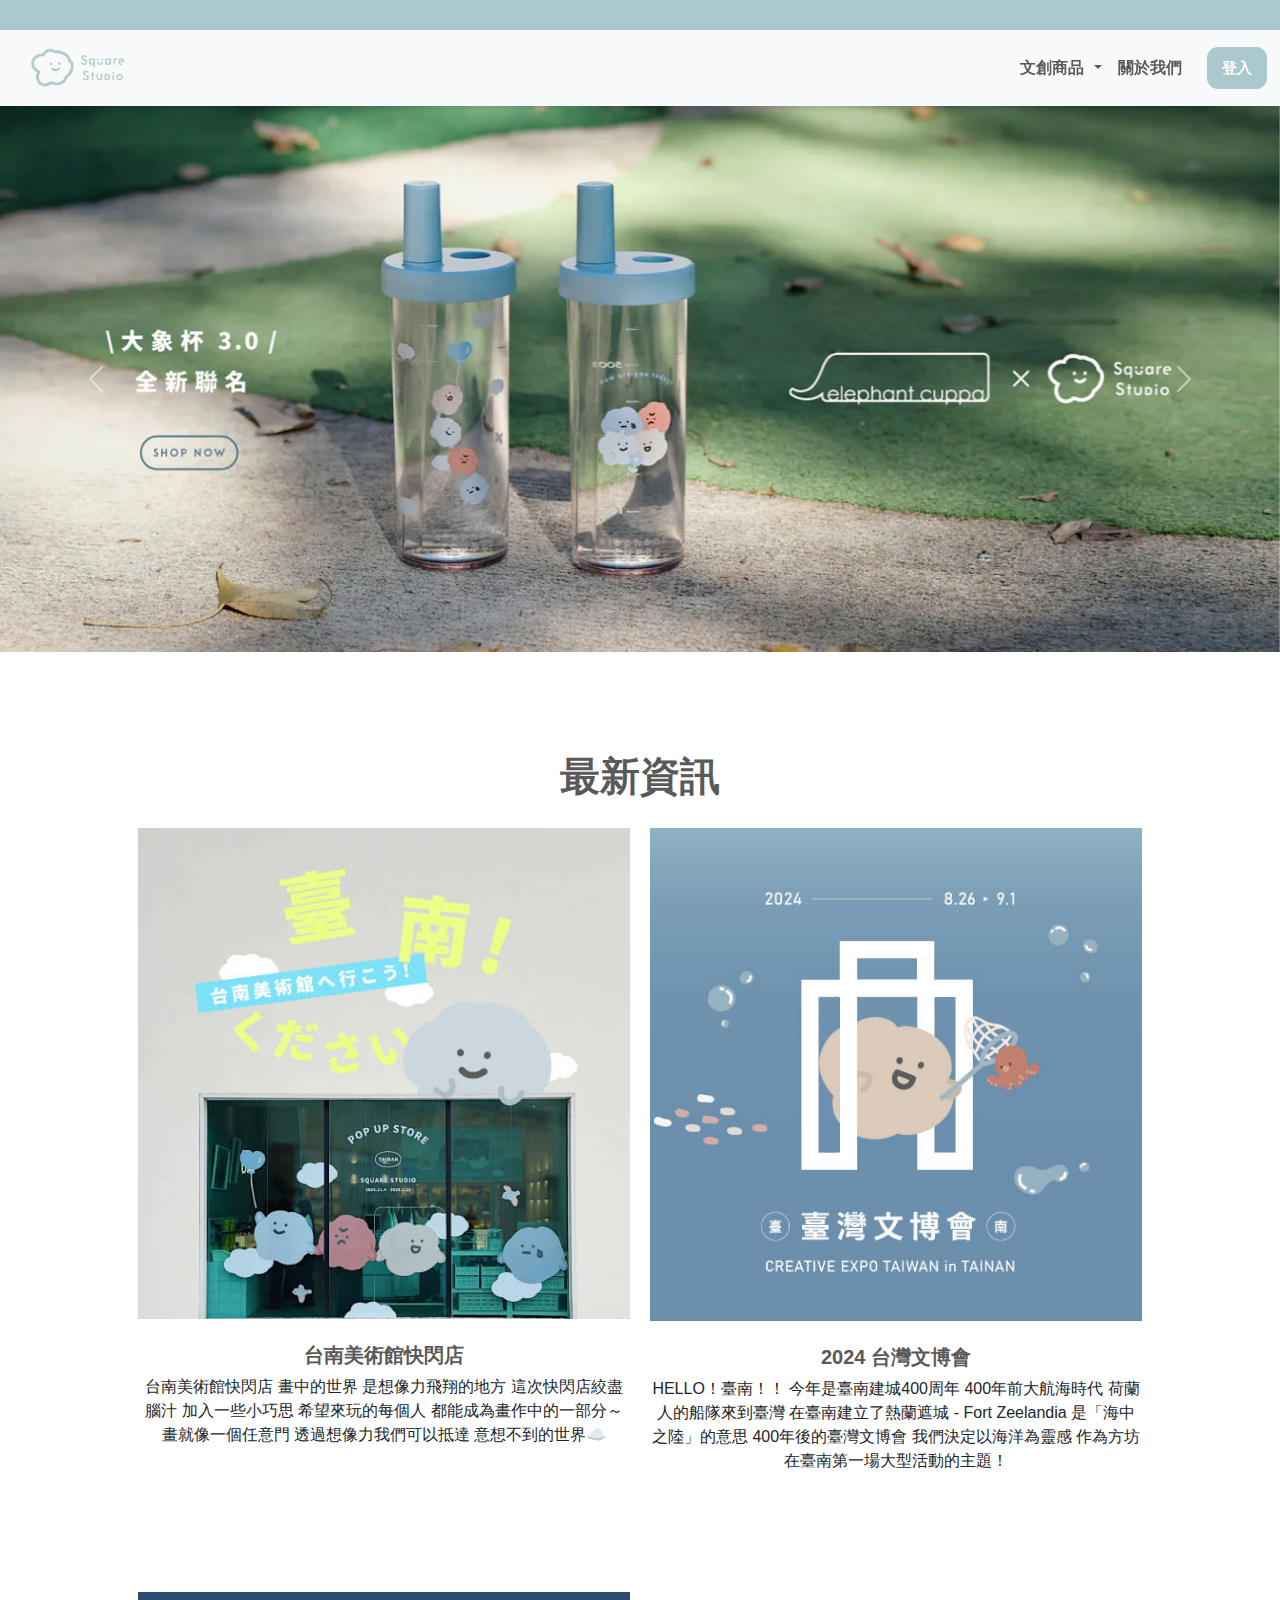
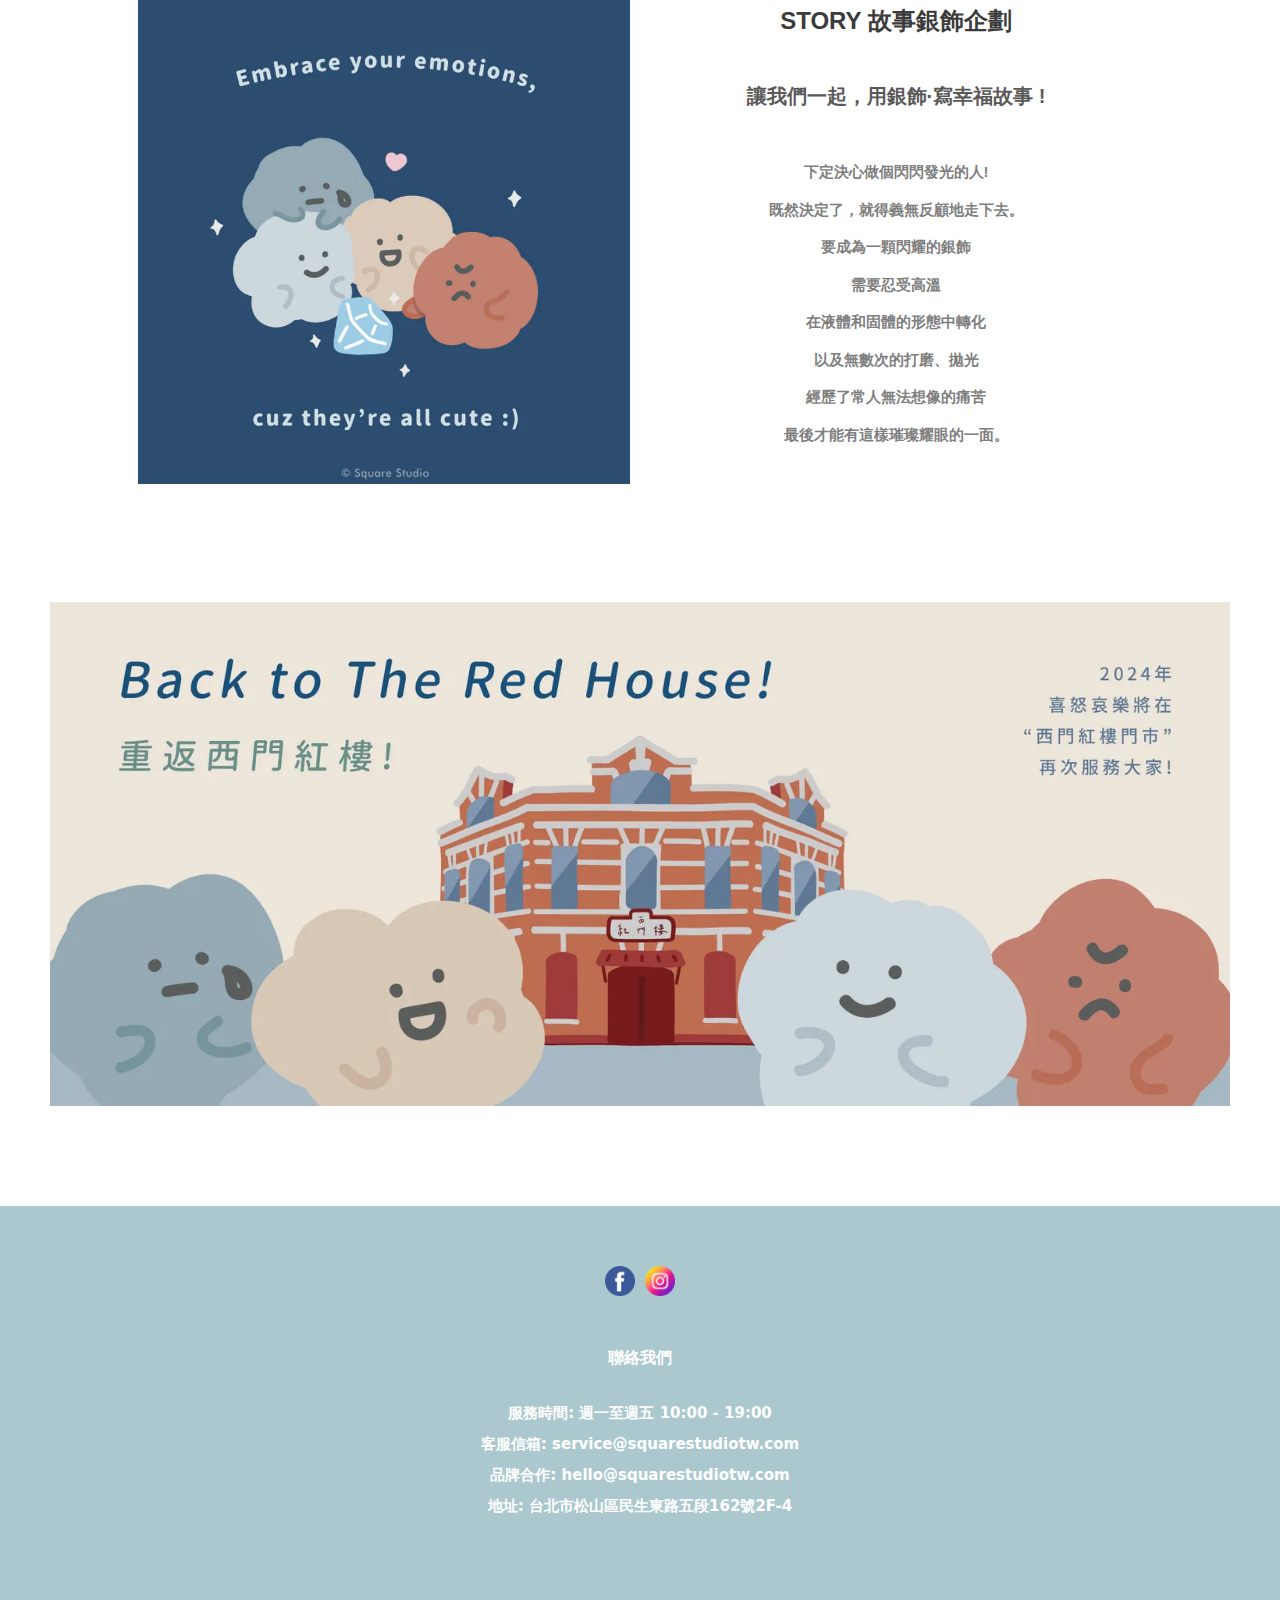
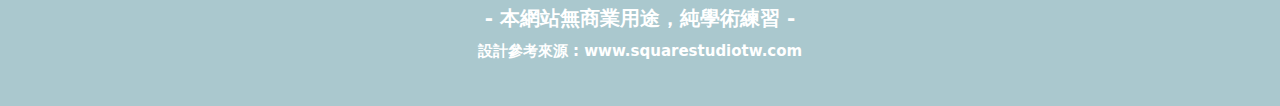
<file: index.html>
<!DOCTYPE html>
<html lang="zh-Hant">
  <head>
    <meta charset="UTF-8" />
    <meta name="viewport" content="width=device-width, initial-scale=1.0" />
    <title>文創小專題</title>
    <link rel="shortcut icon" href="images/cloud.ico" type="image/x-icon" />
    <link
      href="https://cdn.jsdelivr.net/npm/bootstrap@5.3.3/dist/css/bootstrap.min.css"
      rel="stylesheet"
    />
    <link rel="stylesheet" href="styles.css" />
    <script src="https://cdn.jsdelivr.net/npm/bootstrap@5.3.3/dist/js/bootstrap.bundle.min.js"></script>
  </head>

  <body>
    <div class="nav-box"></div>
    <!-- Navbar -->
    <nav class="navbar navbar-expand-lg navbar-light bg-light sticky-top">
      <div class="container-fluid">
        <!-- 左側Logo -->
        <a class="navbar-brand d-flex align-items-center" href="index.html">
          <img src="images/logo.png" alt="Logo" height="50" class="me-2" />
        </a>

        <!-- 漢堡選單按鈕 -->
        <button
          class="navbar-toggler"
          type="button"
          data-bs-toggle="collapse"
          data-bs-target="#navbarNavDropdown"
          aria-controls="navbarNavDropdown"
          aria-expanded="false"
          aria-label="Toggle navigation"
        >
          <span class="navbar-toggler-icon"></span>
        </button>

        <!-- 導覽連結 -->
        <div class="collapse navbar-collapse" id="navbarNavDropdown">
          <ul class="navbar-nav ms-auto">
            <li class="nav-item dropdown">
              <a
                class="nav-link dropdown-toggle"
                href="#"
                role="button"
                data-bs-toggle="dropdown"
                aria-expanded="false"
              >
                文創商品
              </a>
              <ul class="dropdown-menu">
                <li><a class="dropdown-item" href="shop1.html">杯子系列</a></li>
                <li><a class="dropdown-item" href="shop2.html">娃娃抱枕</a></li>
              </ul>
            </li>
            <li class="nav-item">
              <a class="nav-link" href="about.html">關於我們</a>
            </li>
            <li class="nav-item">
              <a class="nav-link" href="#"></a>
            </li>
          </ul>
          <div class="loginBtn">
            <button class="custom-button" href="#">登入</button>
          </div>
        </div>
      </div>
    </nav>

    <!-- 自動輪播 -->
    <div
      id="carouselExampleInterval"
      class="carousel slide"
      data-bs-ride="carousel"
    >
      <div class="carousel-inner">
        <div class="carousel-item active" data-bs-interval="3000">
          <a href="shop1.html"
            ><img src="images/bottle.jpg" class="d-block w-100" alt="bottle"
          /></a>
        </div>
        <div class="carousel-item" data-bs-interval="5000">
          <a href="shop2.html"
            ><img src="images/cloud_bag.jpg" class="d-block w-100" alt="bag"
          /></a>
        </div>
        <div class="carousel-item">
          <a href="shop2.html"
            ><img src="images/miniwawa.webp" class="d-block w-100" alt="cloud"
          /></a>
        </div>
      </div>
      <button
        class="carousel-control-prev"
        type="button"
        data-bs-target="#carouselExampleInterval"
        data-bs-slide="prev"
      >
        <span class="carousel-control-prev-icon" aria-hidden="true"></span>
        <span class="visually-hidden">Previous</span>
      </button>
      <button
        class="carousel-control-next"
        type="button"
        data-bs-target="#carouselExampleInterval"
        data-bs-slide="next"
      >
        <span class="carousel-control-next-icon" aria-hidden="true"></span>
        <span class="visually-hidden">Next</span>
      </button>
    </div>

    <!-- 中間介紹區塊 -->
    <div class="first-section">
      <h1>最新資訊</h1>
      <div class="mid-card">
        <div class="card-section">
          <img src="images/news1.jpg" alt="Left Image" />
          <br />
          <h5>台南美術館快閃店</h5>
          <p>
            台南美術館快閃店 畫中的世界 是想像力飛翔的地方 這次快閃店絞盡腦汁
            加入一些小巧思 希望來玩的每個人 都能成為畫作中的一部分～
            畫就像一個任意門 透過想像力我們可以抵達 意想不到的世界☁️
          </p>
        </div>
        <div class="card-section">
          <img src="images/news2.jpg" alt="Right Image" />
          <br />
          <h5>2024 台灣文博會</h5>
          <p>
            HELLO！臺南！！ 今年是臺南建城400周年 400年前大航海時代
            荷蘭人的船隊來到臺灣 在臺南建立了熱蘭遮城 - Fort Zeelandia
            是「海中之陸」的意思 400年後的臺灣文博會 我們決定以海洋為靈感
            作為方坊在臺南第一場大型活動的主題！
          </p>
        </div>
      </div>
    </div>

    <div class="second-section">
      <div class="mid-card">
        <div class="card-section">
          <img src="images/ring.jpg" alt="Left Image" />
        </div>
        <div class="card-section2">
          <h4>STORY 故事銀飾企劃</h4>
          <br />
          <h5>讓我們一起，用銀飾·寫幸福故事 !</h5>
          <p
            style="
              font-weight: bold;
              font-size: 15px;
              color: rgb(127, 127, 127);
            "
          >
            <br />
            下定決心做個閃閃發光的人!<br />
            既然決定了，就得義無反顧地走下去。<br />
            要成為一顆閃耀的銀飾<br />
            需要忍受高溫<br />
            在液體和固體的形態中轉化<br />
            以及無數次的打磨、拋光<br />
            經歷了常人無法想像的痛苦<br />
            最後才能有這樣璀璨耀眼的一面。<br />
          </p>
        </div>
      </div>
    </div>

    <div class="third-section">
      <img src="images/redhouse.jpg" alt="" />
    </div>

    <!-- 底部 -->
    <div class="footer">
      <div class="social-icons">
        <button>
          <img src="images/fb.png" alt="fb icon" />
        </button>
        <button>
          <img src="images/ig.png" alt="ig icon" />
        </button>
      </div>
      <div>
        <br />
        <p style="font-weight: bold; font-size: 16px">聯絡我們</p>
        <br />
        <p>服務時間: 週一至週五 10:00 - 19:00</p>
        <p>客服信箱: service@squarestudiotw.com</p>
        <p>品牌合作: hello@squarestudiotw.com</p>
        <p>地址: 台北市松山區民生東路五段162號2F-4</p>
      </div>
      <div>
        <br />
        <br />
        <p style="font-size: 20px">- 本網站無商業用途，純學術練習 -</p>
        <p>設計參考來源 : www.squarestudiotw.com</p>
      </div>
    </div>
  </body>
</html>
</file>
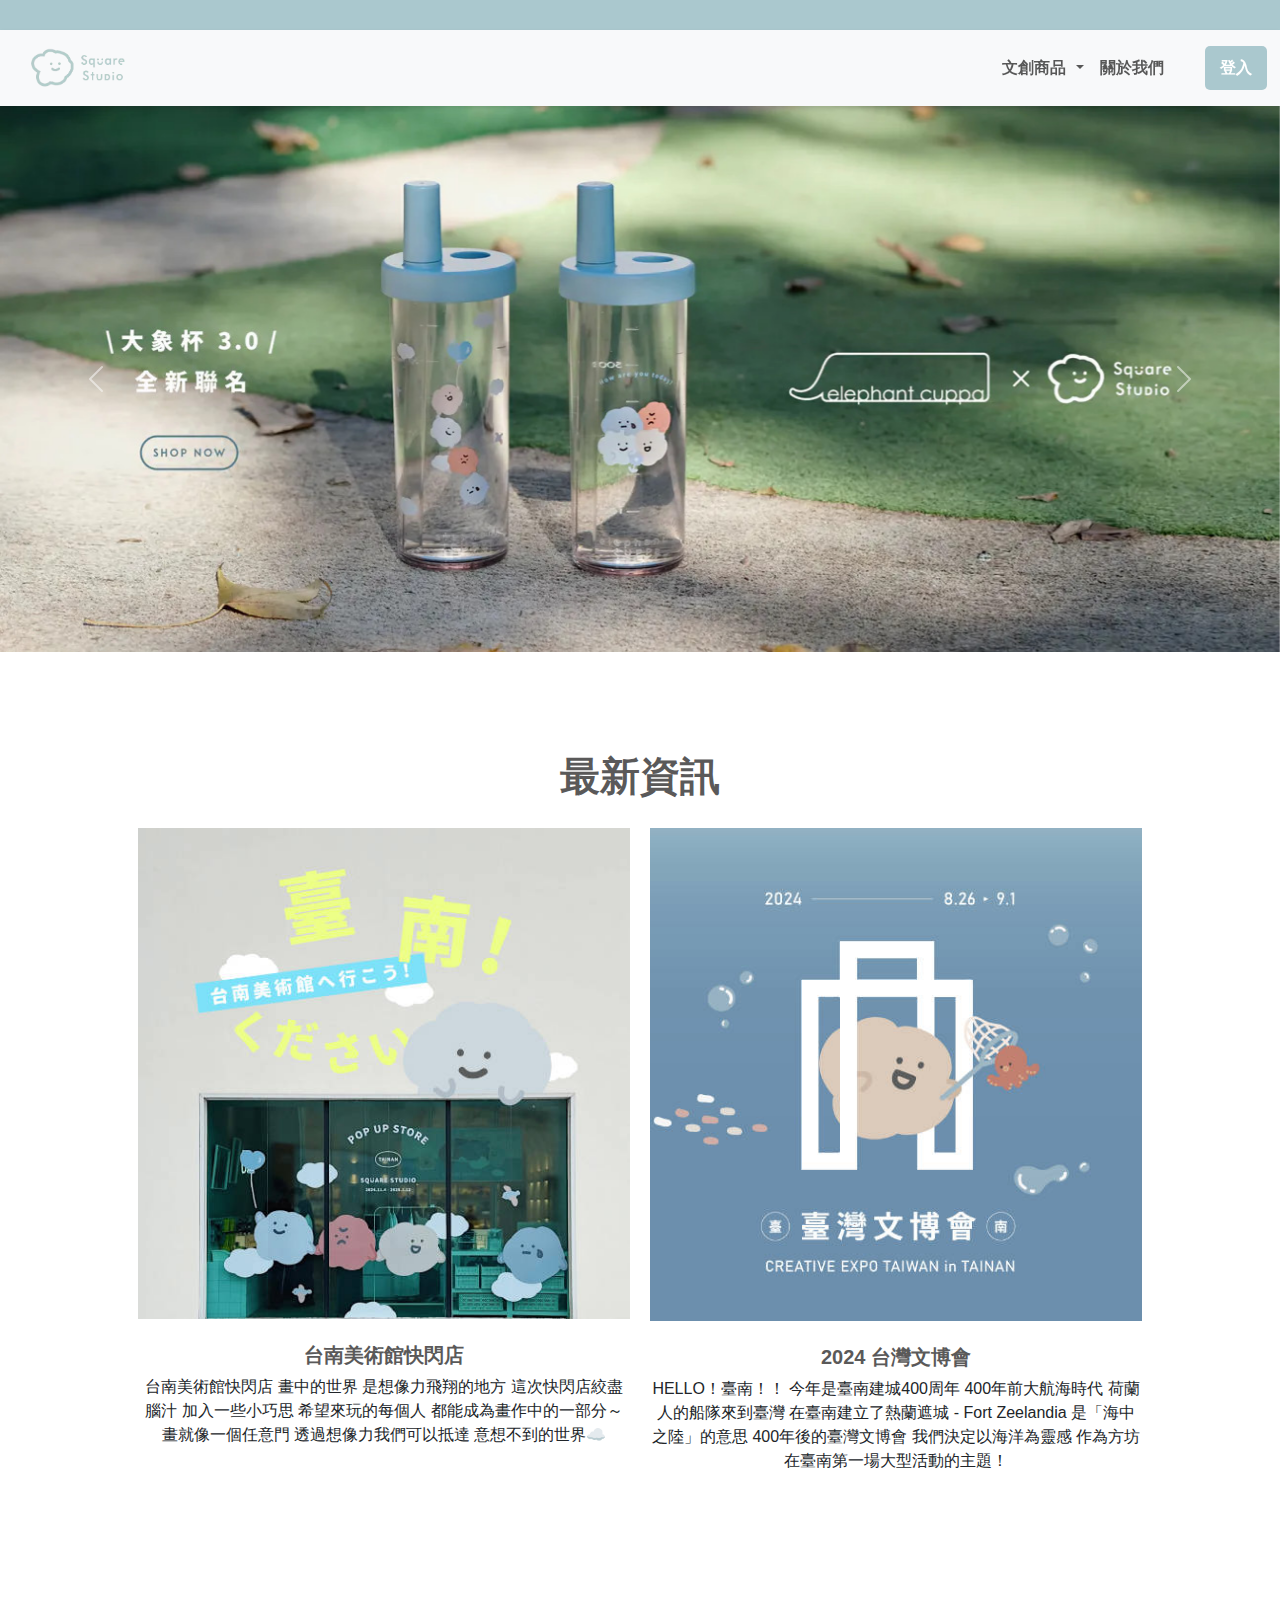
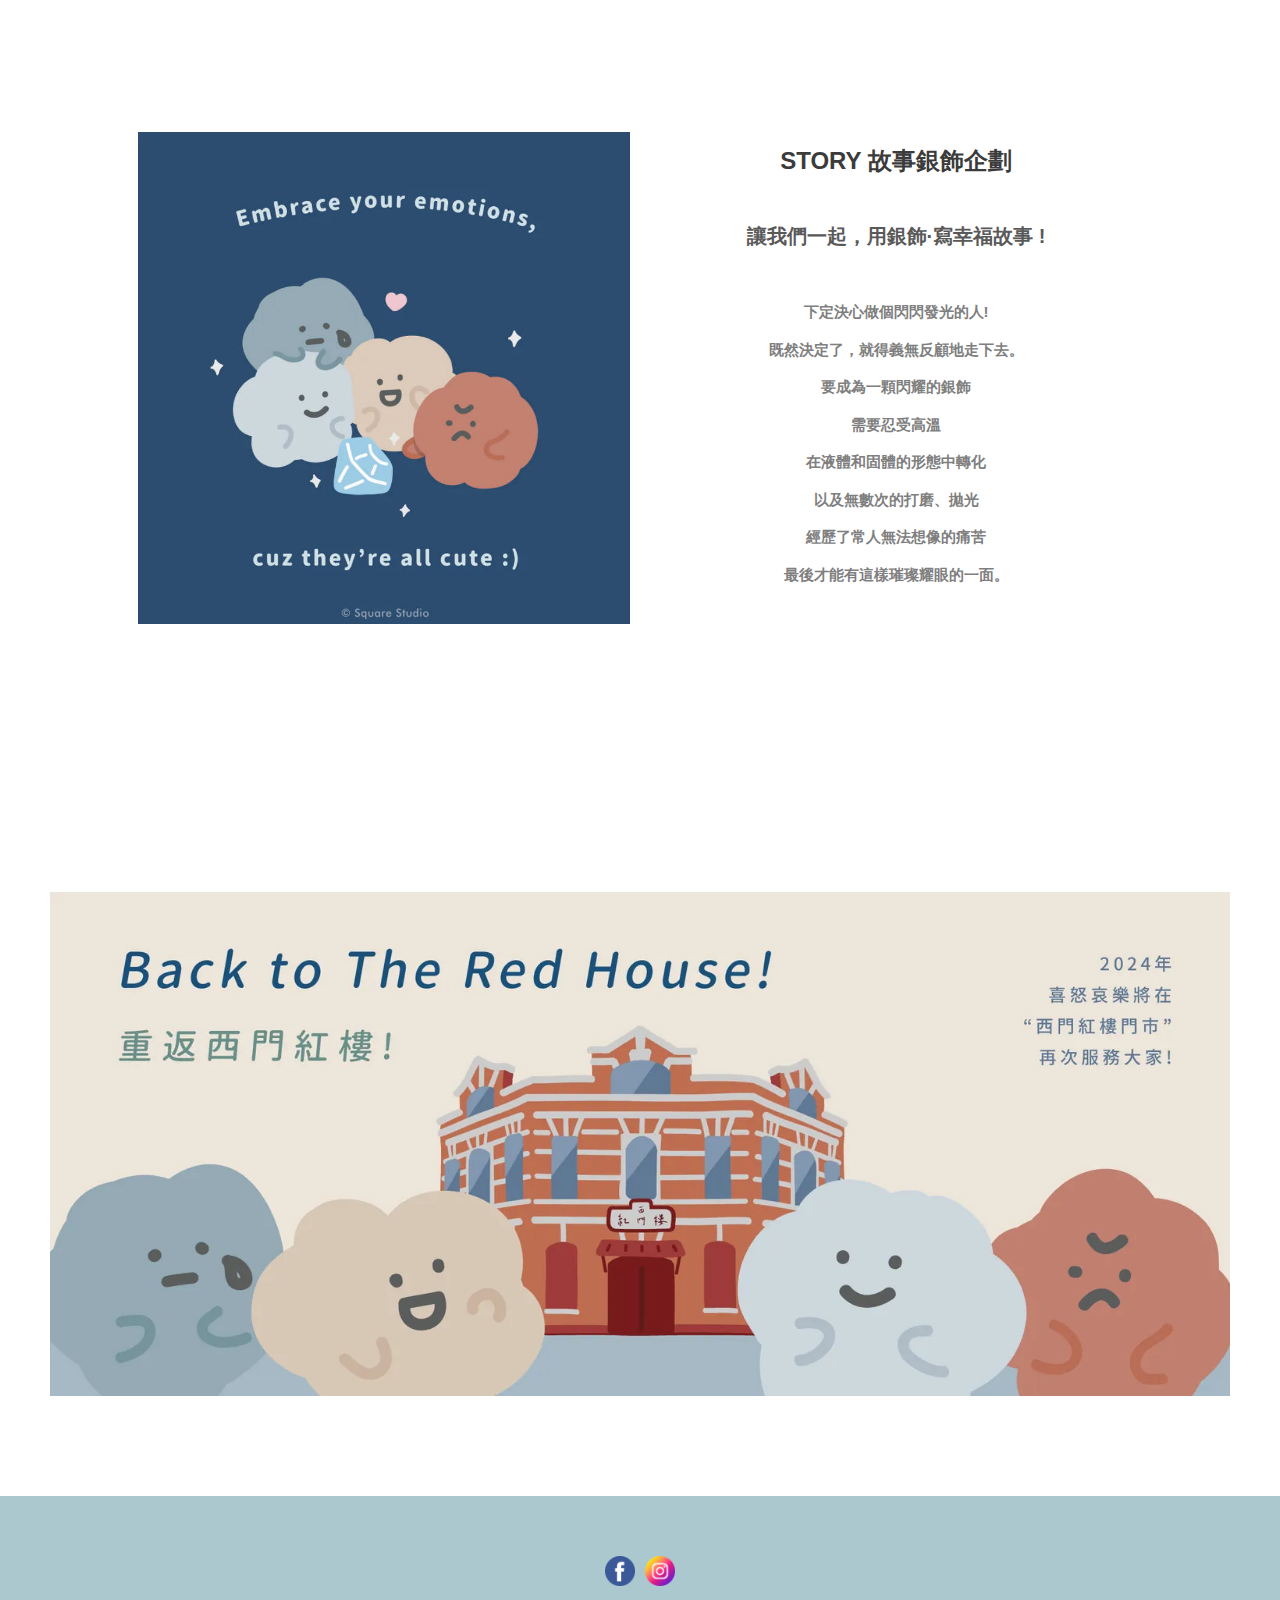
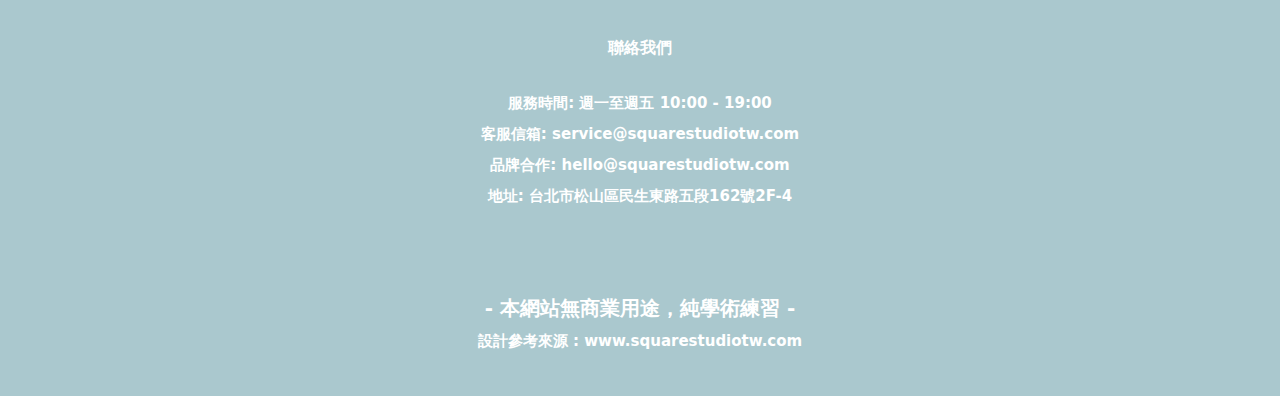
<file: test1216/index.html>
<!DOCTYPE html>
<html lang="en">
  <head>
    <meta charset="UTF-8" />
    <meta name="viewport" content="width=device-width, initial-scale=1.0" />
    <title>文創商店</title>
    <link rel="shortcut icon" href="../images/cloud.ico" type="image/x-icon" />
    <link
      href="https://cdn.jsdelivr.net/npm/bootstrap@5.3.3/dist/css/bootstrap.min.css"
      rel="stylesheet"
    />
    <link rel="stylesheet" href="styles.css" />
    <script src="https://cdn.jsdelivr.net/npm/bootstrap@5.3.3/dist/js/bootstrap.bundle.min.js"></script>
  </head>

  <body>
    <div class="nav-box"></div>
    <!-- Navbar -->
    <nav class="navbar navbar-expand-lg navbar-light bg-light sticky-top">
      <div class="container-fluid">
        <!-- 左側Logo -->
        <a class="navbar-brand d-flex align-items-center" href="index.html">
          <img src="../images/logo.png" alt="Logo" height="50" class="me-2" />
        </a>

        <!-- 漢堡選單按鈕 -->
        <button
          class="navbar-toggler"
          type="button"
          data-bs-toggle="collapse"
          data-bs-target="#navbarNavDropdown"
          aria-controls="navbarNavDropdown"
          aria-expanded="false"
          aria-label="Toggle navigation"
        >
          <span class="navbar-toggler-icon"></span>
        </button>

        <!-- 導覽連結 -->
        <div class="collapse navbar-collapse" id="navbarNavDropdown">
          <ul class="navbar-nav ms-auto">
            <li class="nav-item dropdown">
              <a
                class="nav-link dropdown-toggle"
                href="#"
                role="button"
                data-bs-toggle="dropdown"
                aria-expanded="false"
              >
                文創商品
              </a>
              <ul class="dropdown-menu">
                <li>
                  <a class="dropdown-item" href="shop1.html">杯子系列</a>
                </li>
                <li>
                  <a class="dropdown-item" href="shop2.html">娃娃抱枕</a>
                </li>
              </ul>
            </li>
            <li class="nav-item">
              <a class="nav-link" href="about.html">關於我們</a>
            </li>
            <li class="nav-item">
              <a class="nav-link" href="#"></a>
              <!-- 動態顯示帳號名稱 -->
            </li>
            <li class="nav-item">
              <a class="nav-link" href="#"></a>
            </li>
          </ul>

          <div class="loginBtn">
            <button
              type="button"
              class="custom-button"
              data-bs-toggle="modal"
              data-bs-target="#staticBackdrop"
              id="loginNav"
            >
              登入
            </button>
          </div>
        </div>
      </div>
    </nav>

    <!-- 登入 modal -->
    <div
      class="modal fade"
      id="staticBackdrop"
      data-bs-backdrop="static"
      data-bs-keyboard="false"
      tabindex="-1"
      aria-labelledby="staticBackdropLabel"
      aria-hidden="true"
    >
      <div class="modal-dialog modal-dialog-centered" id="loginModal">
        <div class="modal-content">
          <div class="modal-header">
            <h1 class="modal-title fs-5" id="staticBackdropLabel">會員登入</h1>
            <button
              type="button"
              class="btn-close"
              data-bs-dismiss="modal"
              aria-label="Close"
            ></button>
          </div>
          <div class="modal-body">
            <div id="loginForm">
              <input type="text" id="loginUsername" placeholder="帳號" />
              <input type="password" id="loginPassword" placeholder="密碼" />
              <button onclick="loginUser()">登入</button>
            </div>
            <div>
              <div id="message"></div>
              <div class="createAccount">
                <button
                  type="button"
                  data-bs-toggle="modal"
                  data-bs-target="#registrationModal"
                >
                  註冊帳號
                </button>
              </div>
            </div>
          </div>
          <div class="modal-footer">
            <button
              type="button"
              class="btn btn-secondary"
              data-bs-dismiss="modal"
            >
              Close
            </button>
          </div>
        </div>
      </div>
    </div>

    <!--註冊 modal  -->
    <div
      class="modal fade"
      id="registrationModal"
      data-bs-backdrop="static"
      data-bs-keyboard="false"
      tabindex="-1"
      aria-labelledby="registrationModalLabel"
      aria-hidden="true"
    >
      <div class="modal-dialog modal-dialog-centered" id="registerModal">
        <div class="modal-content">
          <div class="modal-header">
            <h1 class="modal-title fs-5" id="registrationModalLabel">
              會員註冊
            </h1>
            <button
              type="button"
              class="btn-close"
              data-bs-dismiss="modal"
              aria-label="Close"
            ></button>
          </div>
          <div class="modal-body">
            <div id="registerForm">
              <input type="text" id="regUsername" placeholder="帳號" />
              <input type="password" id="regPassword" placeholder="密碼" />
              <button id="registerButton">註冊</button>
            </div>
            <div>
              <div id="registerMessage"></div>
            </div>
          </div>
          <div class="modal-footer">
            <button
              type="button"
              class="btn btn-secondary"
              data-bs-dismiss="modal"
            >
              Close
            </button>
          </div>
        </div>
      </div>
    </div>

    <!-- 自動輪播 -->
    <div
      id="carouselExampleInterval"
      class="carousel slide"
      data-bs-ride="carousel"
    >
      <div class="carousel-inner">
        <div class="carousel-item active" data-bs-interval="3000">
          <a href="shop1.html"
            ><img src="../images/bottle.jpg" class="d-block w-100" alt="bottle"
          /></a>
        </div>
        <div class="carousel-item" data-bs-interval="5000">
          <a href="shop2.html">
            <img
              src="../images/cloud_bag.jpg"
              class="d-block w-100"
              alt="bag"
            />
          </a>
        </div>
        <div class="carousel-item">
          <a href="shop2.html">
            <img
              src="../images/miniwawa.webp"
              class="d-block w-100"
              alt="cloud"
            />
          </a>
        </div>
      </div>
      <button
        class="carousel-control-prev"
        type="button"
        data-bs-target="#carouselExampleInterval"
        data-bs-slide="prev"
      >
        <span class="carousel-control-prev-icon" aria-hidden="true"></span>
        <span class="visually-hidden">Previous</span>
      </button>
      <button
        class="carousel-control-next"
        type="button"
        data-bs-target="#carouselExampleInterval"
        data-bs-slide="next"
      >
        <span class="carousel-control-next-icon" aria-hidden="true"></span>
        <span class="visually-hidden">Next</span>
      </button>
    </div>

    <!-- 中間介紹區塊 -->
    <div class="first-section">
      <h1>最新資訊</h1>
      <div class="mid-card">
        <div class="card-section">
          <img src="../images/news1.jpg" alt="Left Image" />
          <br />
          <h5>台南美術館快閃店</h5>
          <p>
            台南美術館快閃店 畫中的世界 是想像力飛翔的地方 這次快閃店絞盡腦汁
            加入一些小巧思 希望來玩的每個人 都能成為畫作中的一部分～
            畫就像一個任意門 透過想像力我們可以抵達 意想不到的世界☁️
          </p>
        </div>
        <div class="card-section">
          <img src="../images/news2.jpg" alt="Right Image" />
          <br />
          <h5>2024 台灣文博會</h5>
          <p>
            HELLO！臺南！！ 今年是臺南建城400周年 400年前大航海時代
            荷蘭人的船隊來到臺灣 在臺南建立了熱蘭遮城 - Fort Zeelandia
            是「海中之陸」的意思 400年後的臺灣文博會 我們決定以海洋為靈感
            作為方坊在臺南第一場大型活動的主題！
          </p>
        </div>
      </div>
    </div>

    <div class="second-section">
      <div class="mid-card">
        <div class="card-section">
          <img src="../images/ring.jpg" alt="Left Image" />
        </div>
        <div class="card-section2">
          <h4>STORY 故事銀飾企劃</h4>
          <br />
          <h5>讓我們一起，用銀飾·寫幸福故事 !</h5>
          <p
            style="
              font-weight: bold;
              font-size: 15px;
              color: rgb(127, 127, 127);
            "
          >
            <br />
            下定決心做個閃閃發光的人!<br />
            既然決定了，就得義無反顧地走下去。<br />
            要成為一顆閃耀的銀飾<br />
            需要忍受高溫<br />
            在液體和固體的形態中轉化<br />
            以及無數次的打磨、拋光<br />
            經歷了常人無法想像的痛苦<br />
            最後才能有這樣璀璨耀眼的一面。<br />
          </p>
        </div>
      </div>
    </div>

    <div class="third-section">
      <img src="../images/redhouse.jpg" alt="" />
    </div>

    <!-- 底部 -->
    <div class="footer">
      <div class="social-icons">
        <button>
          <img src="../images/fb.png" alt="fb icon" />
        </button>
        <button>
          <img src="../images/ig.png" alt="ig icon" />
        </button>
      </div>
      <div>
        <br />
        <p style="font-weight: bold; font-size: 16px">聯絡我們</p>
        <br />
        <p>服務時間: 週一至週五 10:00 - 19:00</p>
        <p>客服信箱: service@squarestudiotw.com</p>
        <p>品牌合作: hello@squarestudiotw.com</p>
        <p>地址: 台北市松山區民生東路五段162號2F-4</p>
      </div>
      <div>
        <br />
        <br />
        <p style="font-size: 20px">- 本網站無商業用途，純學術練習 -</p>
        <p>設計參考來源 : www.squarestudiotw.com</p>
      </div>
    </div>
    <script src="test_login.js"></script>
    <script src="common.js"></script>
  </body>
</html>
</file>
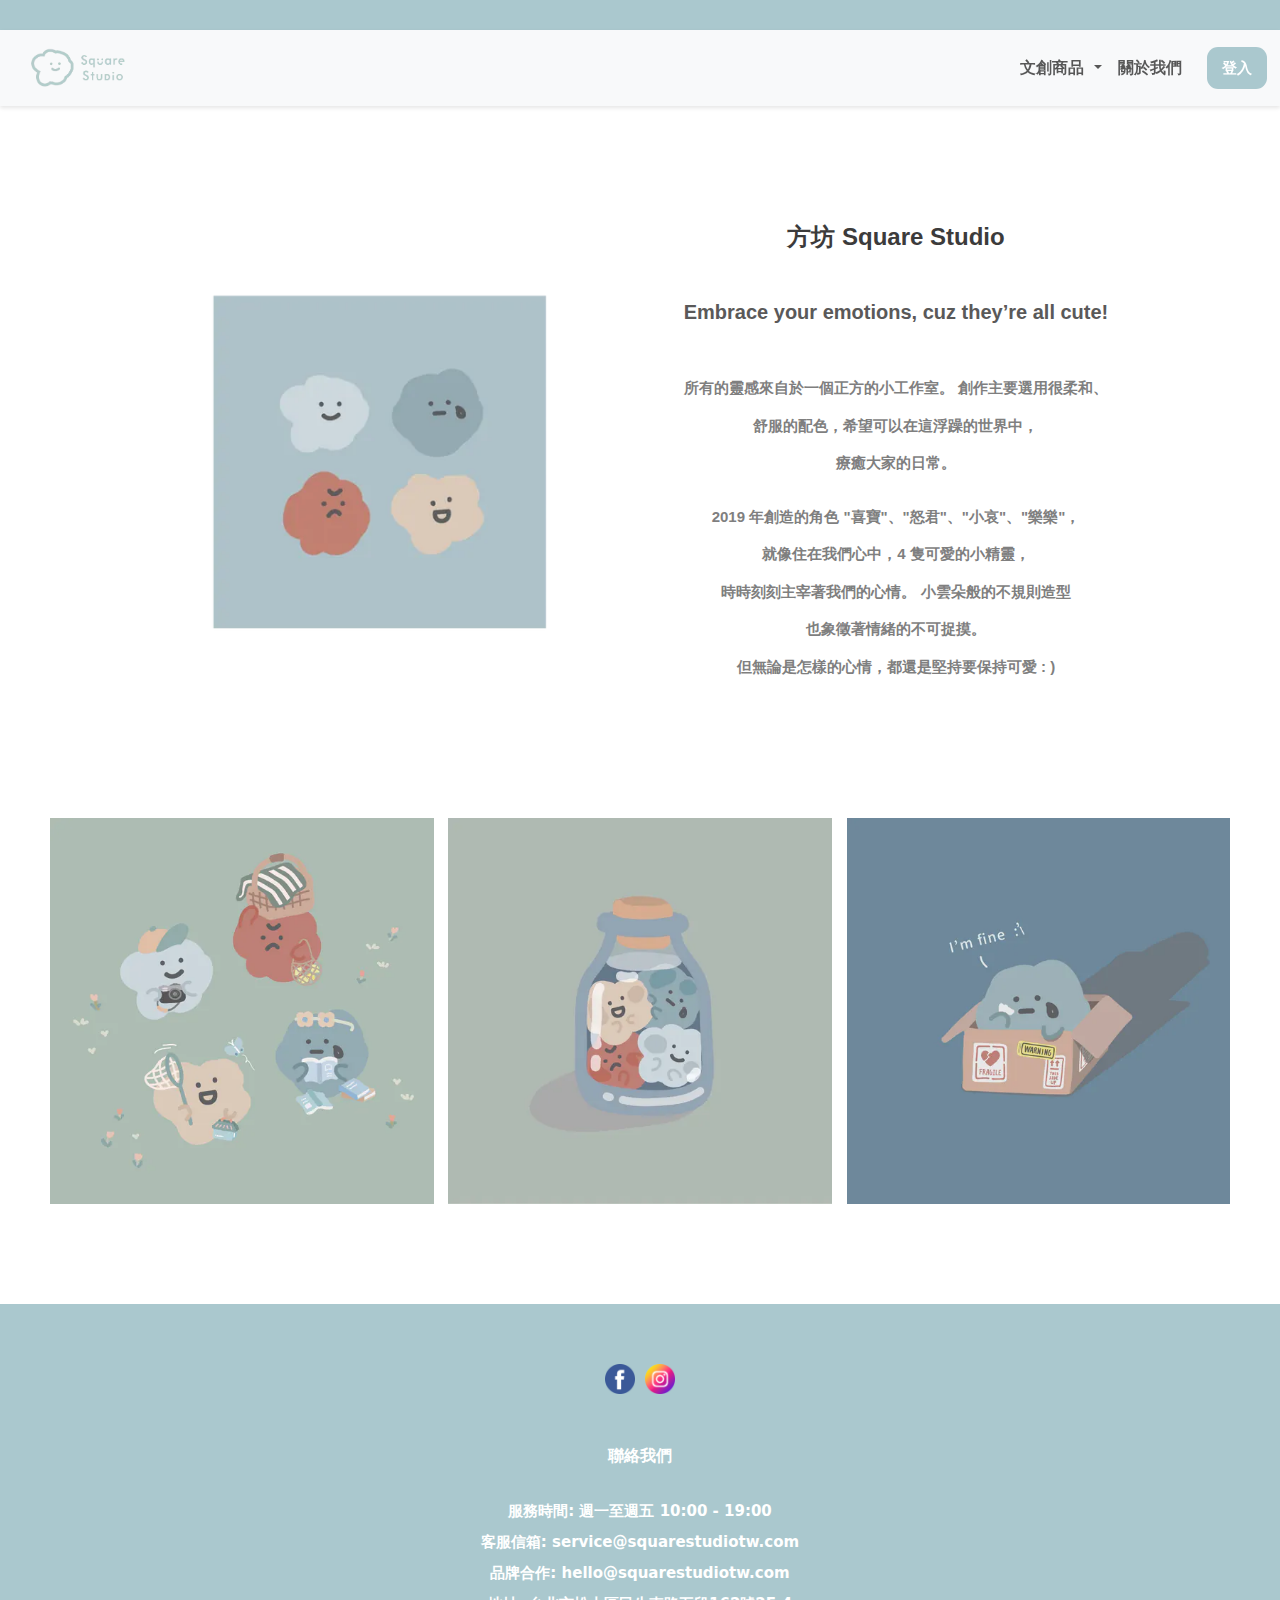
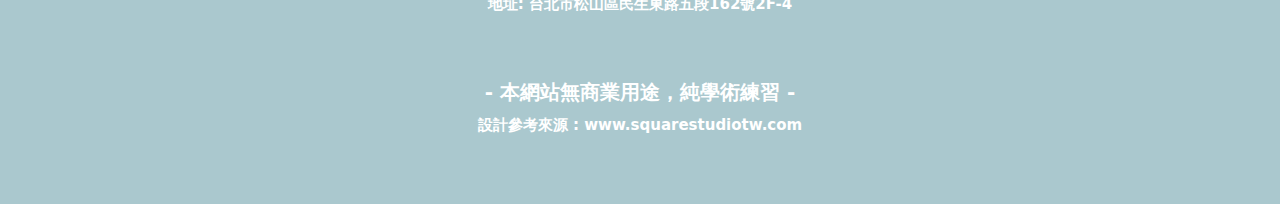
<file: about.html>
<!DOCTYPE html>
<html lang="zh-Hant">
  <head>
    <meta charset="UTF-8" />
    <meta name="viewport" content="width=device-width, initial-scale=1.0" />
    <title>關於我們</title>
    <link rel="shortcut icon" href="images/cloud.ico" type="image/x-icon" />
    <link
      href="https://cdn.jsdelivr.net/npm/bootstrap@5.3.3/dist/css/bootstrap.min.css"
      rel="stylesheet"
    />
    <link rel="stylesheet" href="styles.css" />
    <script src="https://cdn.jsdelivr.net/npm/bootstrap@5.3.3/dist/js/bootstrap.bundle.min.js"></script>
  </head>

  <body>
    <div class="nav-box"></div>
    <!-- Navbar -->
    <nav class="navbar navbar-expand-lg navbar-light bg-light sticky-top">
      <div class="container-fluid">
        <!-- 左側Logo -->
        <a class="navbar-brand d-flex align-items-center" href="index.html">
          <img src="images/logo.png" alt="Logo" height="50" class="me-2" />
        </a>

        <!-- 漢堡選單按鈕 -->
        <button
          class="navbar-toggler"
          type="button"
          data-bs-toggle="collapse"
          data-bs-target="#navbarNavDropdown"
          aria-controls="navbarNavDropdown"
          aria-expanded="false"
          aria-label="Toggle navigation"
        >
          <span class="navbar-toggler-icon"></span>
        </button>

        <!-- 導覽連結 -->
        <div class="collapse navbar-collapse" id="navbarNavDropdown">
          <ul class="navbar-nav ms-auto">
            <li class="nav-item dropdown">
              <a
                class="nav-link dropdown-toggle"
                href="#"
                role="button"
                data-bs-toggle="dropdown"
                aria-expanded="false"
              >
                文創商品
              </a>
              <ul class="dropdown-menu">
                <li><a class="dropdown-item" href="shop1.html">杯子系列</a></li>
                <li><a class="dropdown-item" href="shop2.html">娃娃抱枕</a></li>
              </ul>
            </li>
            <li class="nav-item">
              <a class="nav-link" href="#">關於我們</a>
            </li>
            <li class="nav-item">
              <a class="nav-link" href="#"></a>
            </li>
          </ul>
          <div class="loginBtn">
            <button class="custom-button" href="#">登入</button>
          </div>
        </div>
      </div>
    </nav>
    <div><br /><br /><br /></div>

    <div class="second-section">
      <div class="mid-card">
        <div class="card-section">
          <img src="images/aboutme.webp" alt="Left Image" />
        </div>
        <div class="card-section2">
          <h4 style="font-weight: bold">方坊 Square Studio</h4>
          <br />
          <h5>Embrace your emotions, cuz they’re all cute!</h5>
          <p>
            <br />
            所有的靈感來自於一個正方的小工作室。 創作主要選用很柔和、<br />舒服的配色，希望可以在這浮躁的世界中，<br />療癒大家的日常。
          </p>
          <p>
            2019 年創造的角色 "喜寶"、"怒君"、"小哀"、"樂樂"，<br />就像住在我們心中，4
            隻可愛的小精靈，<br />時時刻刻主宰著我們的心情。
            小雲朵般的不規則造型<br />也象徵著情緒的不可捉摸。
            <br />但無論是怎樣的心情，都還是堅持要保持可愛 : )
          </p>
          <p></p>
        </div>
      </div>
    </div>

    <div class="about_container">
      <img src="images/about1.webp" alt="Image 1" />
      <img src="images/about2.webp" alt="Image 2" />
      <img src="images/about3.webp" alt="Image 3" />
    </div>
    <!-- <div class="third-section">
      <img src="images/redhouse.jpg" alt="" />
    </div> -->

    <!-- 底部 -->
    <div class="footer">
      <div class="social-icons">
        <button>
          <img src="images/fb.png" alt="fb icon" />
        </button>
        <button>
          <img src="images/ig.png" alt="ig icon" />
        </button>
      </div>
      <div>
        <br />
        <p style="font-weight: bold; font-size: 16px">聯絡我們</p>
        <br />
        <p>服務時間: 週一至週五 10:00 - 19:00</p>
        <p>客服信箱: service@squarestudiotw.com</p>
        <p>品牌合作: hello@squarestudiotw.com</p>
        <p>地址: 台北市松山區民生東路五段162號2F-4</p>
      </div>
      <div>
        <br />
        <p style="font-size: 20px">- 本網站無商業用途，純學術練習 -</p>
        <p>設計參考來源 : www.squarestudiotw.com</p>
      </div>
    </div>
  </body>
</html>
</file>
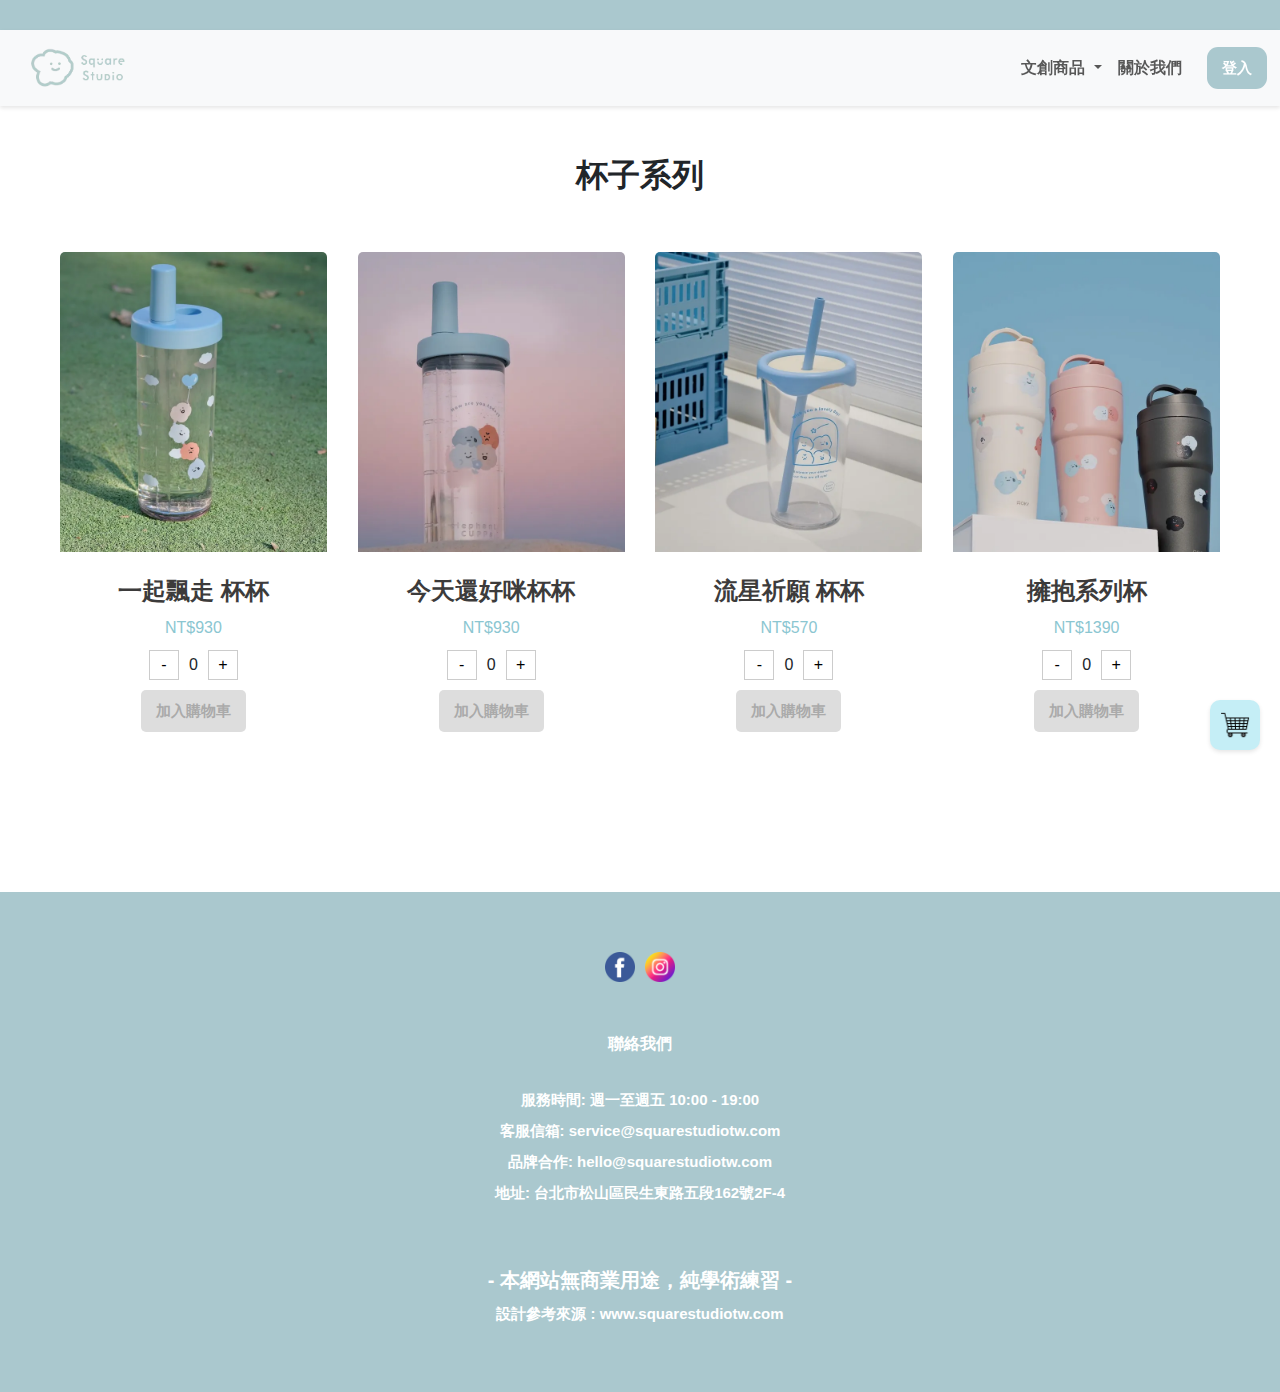
<file: shop1.html>
<!DOCTYPE html>
<html lang="zh-Hant">
  <head>
    <meta charset="UTF-8" />
    <meta name="viewport" content="width=device-width, initial-scale=1.0" />
    <title>杯子系列</title>
    <link rel="shortcut icon" href="images/cloud.ico" type="image/x-icon" />
    <link
      href="https://cdn.jsdelivr.net/npm/bootstrap@5.3.3/dist/css/bootstrap.min.css"
      rel="stylesheet"
    />
    <link rel="stylesheet" href="styles.css" />
    <link rel="stylesheet" href="shop_styles.css" />
    <link rel="stylesheet" href="cart.css" />
    <script src="https://cdn.jsdelivr.net/npm/bootstrap@5.3.3/dist/js/bootstrap.bundle.min.js"></script>
  </head>

  <body>
    <div class="nav-box"></div>
    <!-- Navbar -->
    <nav class="navbar navbar-expand-lg navbar-light bg-light sticky-top">
      <div class="container-fluid">
        <!-- 左側Logo -->
        <a class="navbar-brand d-flex align-items-center" href="index.html">
          <img src="images/logo.png" alt="Logo" height="50" class="me-2" />
        </a>

        <!-- 漢堡選單按鈕 -->
        <button
          class="navbar-toggler"
          type="button"
          data-bs-toggle="collapse"
          data-bs-target="#navbarNavDropdown"
          aria-controls="navbarNavDropdown"
          aria-expanded="false"
          aria-label="Toggle navigation"
        >
          <span class="navbar-toggler-icon"></span>
        </button>

        <!-- 導覽連結 -->
        <div class="collapse navbar-collapse" id="navbarNavDropdown">
          <ul class="navbar-nav ms-auto">
            <li class="nav-item dropdown">
              <a
                class="nav-link dropdown-toggle"
                href="#"
                role="button"
                data-bs-toggle="dropdown"
                aria-expanded="false"
              >
                文創商品
              </a>
              <ul class="dropdown-menu">
                <li><a class="dropdown-item" href="shop1.html">杯子系列</a></li>
                <li><a class="dropdown-item" href="shop2.html">娃娃抱枕</a></li>
              </ul>
            </li>
            <li class="nav-item">
              <a class="nav-link" href="about.html">關於我們</a>
            </li>
            <li class="nav-item">
              <a class="nav-link" href="#"></a>
            </li>
          </ul>
          <div class="loginBtn">
            <button class="custom-button" href="#">登入</button>
          </div>
        </div>
      </div>
    </nav>
    <h2
      style="
        display: block;
        position: relative;
        text-align: center;
        padding-top: 50px;
        font-weight: bold;
      "
    >
      杯子系列
    </h4>

    <div class="container">
      <!-- 商品範例 -->
      <div
        class="product"
        data-id="1"
        data-name="一起飄走 杯杯"
        data-price="930"
      >
        <img src="images/cupaa.webp" alt="商品圖片" class="default" />
        <img src="images/cupab.webp" alt="商品圖片" class="hover" />
        <div class="info">
          <h4>一起飄走 杯杯</h4>
          <div class="price">NT$930</div>
          <div class="quantity">
            <button class="minus">-</button>
            <span>0</span>
            <button class="plus">+</button>
          </div>
          <button class="add-to-cart" disabled>加入購物車</button>
        </div>
      </div>
      <!-- 空白商品用來補滿一列 -->
      <div
        class="product"
        data-id="2"
        data-name="今天還好咪杯杯"
        data-price="930"
      >
        <img src="images/cupba.webp" alt="商品圖片" class="default" />
        <img src="images/cupbb.webp" alt="商品圖片" class="hover" />
        <div class="info">
          <h4>今天還好咪杯杯</h4>
          <div class="price">NT$930</div>
          <div class="quantity">
            <button class="minus">-</button>
            <span>0</span>
            <button class="plus">+</button>
          </div>
          <button class="add-to-cart" disabled>加入購物車</button>
        </div>
      </div>
      <div
        class="product"
        data-id="3"
        data-name="流星祈願 杯杯"
        data-price="570"
      >
        <img src="images/cupca.webp" alt="商品圖片" class="default" />
        <img src="images/cupcb.webp" alt="商品圖片" class="hover" />
        <div class="info">
          <h4>流星祈願 杯杯</h4>
          <div class="price">NT$570</div>
          <div class="quantity">
            <button class="minus">-</button>
            <span>0</span>
            <button class="plus">+</button>
          </div>
          <button class="add-to-cart" disabled>加入購物車</button>
        </div>
      </div>
      <div class="product" data-id="4" data-name="擁抱系列杯" data-price="1390">
        <img src="images/cupda.webp" alt="商品圖片" class="default" />
        <img src="images/cupdb.webp" alt="商品圖片" class="hover" />
        <div class="info">
          <h4>擁抱系列杯</h4>
          <div class="price">NT$1390</div>
          <div class="quantity">
            <button class="minus">-</button>
            <span>0</span>
            <button class="plus">+</button>
          </div>
          <button class="add-to-cart" disabled>加入購物車</button>
        </div>
      </div>
    </div>

    <!-- cart icon btn -->
    <button class="cart-toggle-btn">
      <img src="images/cart.png" alt="購物車" />
    </button>

    <div class="cart">
      <h4>購物車</h4>
      <div class="cart-items"></div>
      <div class="cart-footer"><button class="custom-button">訂單結帳</button></div>
    </div>

    <!-- 底部 -->
    <div class="footer">
      <div class="social-icons">
        <button>
          <img src="images/fb.png" alt="fb icon" />
        </button>
        <button>
          <img src="images/ig.png" alt="ig icon" />
        </button>
      </div>
      <div>
        <br />
        <p style="font-weight: bold; font-size: 16px">聯絡我們</p>
        <br />
        <p>服務時間: 週一至週五 10:00 - 19:00</p>
        <p>客服信箱: service@squarestudiotw.com</p>
        <p>品牌合作: hello@squarestudiotw.com</p>
        <p>地址: 台北市松山區民生東路五段162號2F-4</p>
      </div>
      <div>
        <br />
        <p style="font-size: 20px">- 本網站無商業用途，純學術練習 -</p>
        <p>設計參考來源 : www.squarestudiotw.com</p>
      </div>
    </div>
    <script src="cart_test.js"></script>
  </body>
</html>
</file>
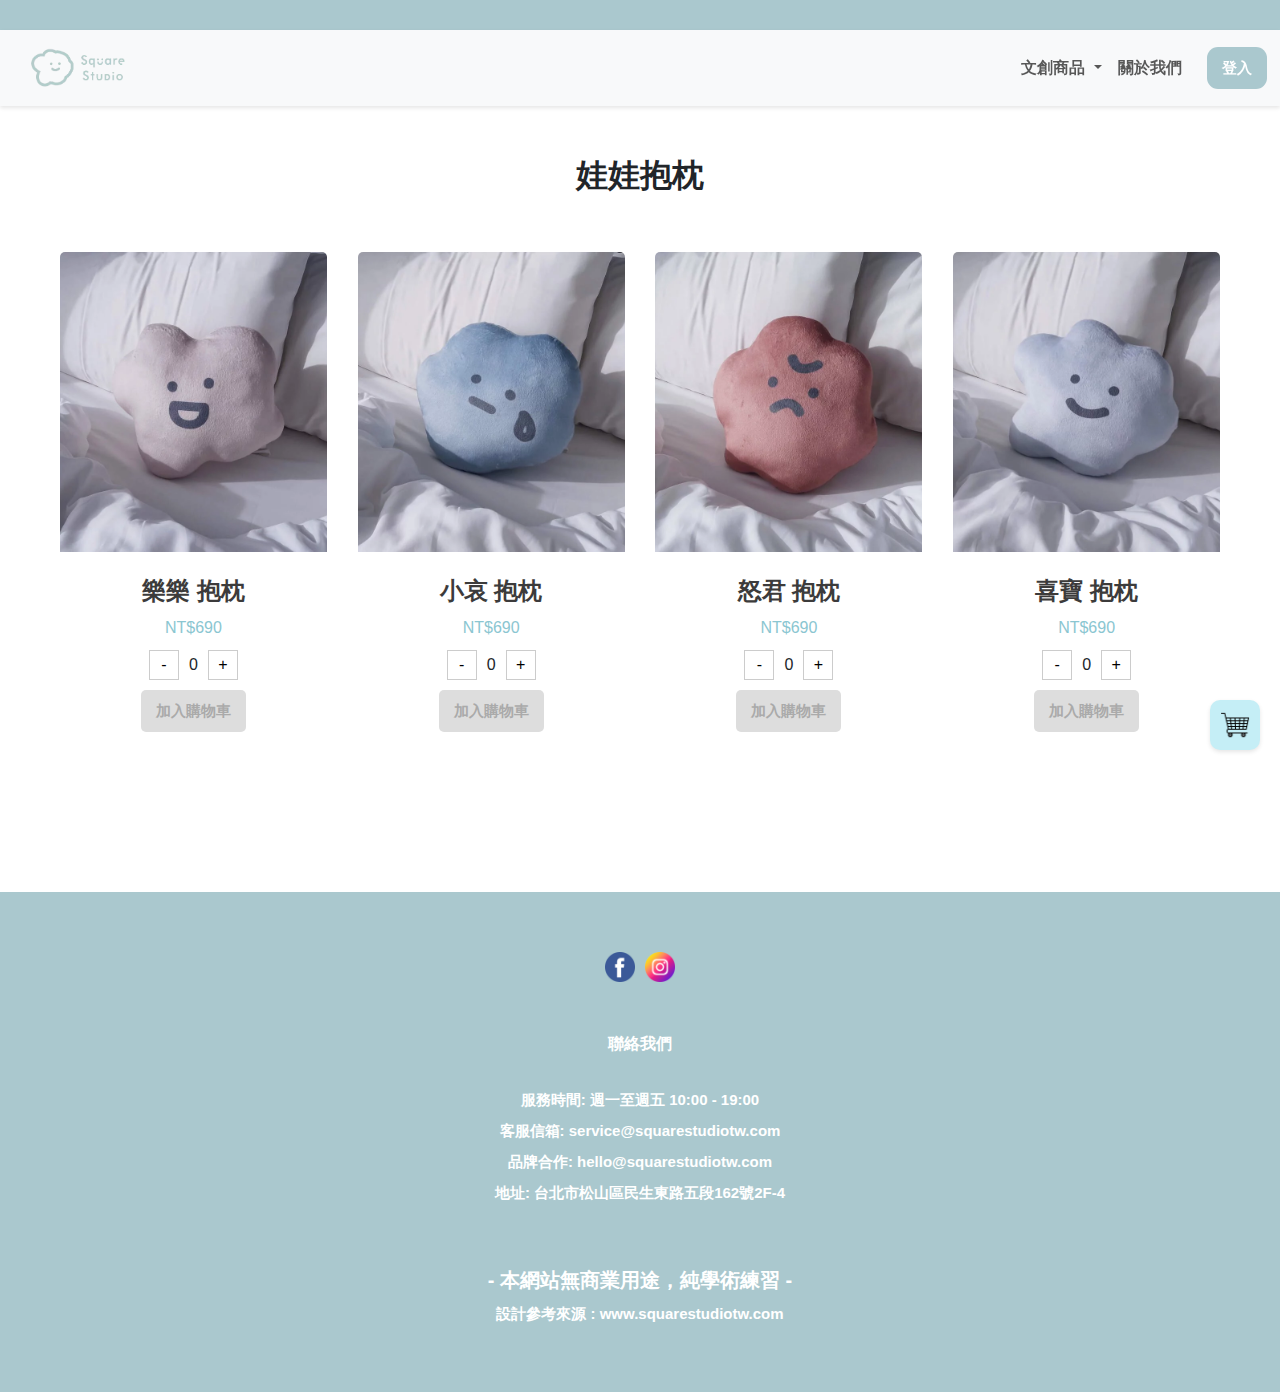
<file: shop2.html>
<!DOCTYPE html>
<html lang="zh-Hant">
  <head>
    <meta charset="UTF-8" />
    <meta name="viewport" content="width=device-width, initial-scale=1.0" />
    <title>娃娃抱枕</title>
    <link rel="shortcut icon" href="images/cloud.ico" type="image/x-icon" />
    <link
      href="https://cdn.jsdelivr.net/npm/bootstrap@5.3.3/dist/css/bootstrap.min.css"
      rel="stylesheet"
    />
    <link rel="stylesheet" href="styles.css" />
    <link rel="stylesheet" href="shop_styles.css" />
    <link rel="stylesheet" href="cart.css" />
    <script src="https://cdn.jsdelivr.net/npm/bootstrap@5.3.3/dist/js/bootstrap.bundle.min.js"></script>
  </head>

  <body>
    <div class="nav-box"></div>
    <!-- Navbar -->
    <nav class="navbar navbar-expand-lg navbar-light bg-light sticky-top">
      <div class="container-fluid">
        <!-- 左側Logo -->
        <a class="navbar-brand d-flex align-items-center" href="index.html">
          <img src="images/logo.png" alt="Logo" height="50" class="me-2" />
        </a>

        <!-- 漢堡選單按鈕 -->
        <button
          class="navbar-toggler"
          type="button"
          data-bs-toggle="collapse"
          data-bs-target="#navbarNavDropdown"
          aria-controls="navbarNavDropdown"
          aria-expanded="false"
          aria-label="Toggle navigation"
        >
          <span class="navbar-toggler-icon"></span>
        </button>

        <!-- 導覽連結 -->
        <div class="collapse navbar-collapse" id="navbarNavDropdown">
          <ul class="navbar-nav ms-auto">
            <li class="nav-item dropdown">
              <a
                class="nav-link dropdown-toggle"
                href="#"
                role="button"
                data-bs-toggle="dropdown"
                aria-expanded="false"
              >
                文創商品
              </a>
              <ul class="dropdown-menu">
                <li><a class="dropdown-item" href="shop1.html">杯子系列</a></li>
                <li><a class="dropdown-item" href="shop2.html">娃娃抱枕</a></li>
              </ul>
            </li>
            <li class="nav-item">
              <a class="nav-link" href="about.html">關於我們</a>
            </li>
            <li class="nav-item">
              <a class="nav-link" href="#"></a>
            </li>
          </ul>
          <div class="loginBtn">
            <button class="custom-button" href="#">登入</button>
          </div>
        </div>
      </div>
    </nav>
    <h2
      style="
        display: block;
        position: relative;
        text-align: center;
        padding-top: 50px;
        font-weight: bold;
      "
    >
    娃娃抱枕
    </h4>

    <div class="container">
      <!-- 商品範例 -->
      <div
        class="product"
        data-id="1"
        data-name="樂樂 抱枕"
        data-price="690"
      >
        <img src="images/hugaa.webp" alt="商品圖片" class="default" />
        <img src="images/hugab.webp" alt="商品圖片" class="hover" />
        <div class="info">
          <h4>樂樂 抱枕</h4>
          <div class="price">NT$690</div>
          <div class="quantity">
            <button class="minus">-</button>
            <span>0</span>
            <button class="plus">+</button>
          </div>
          <button class="add-to-cart" disabled>加入購物車</button>
        </div>
      </div>
      <!-- 空白商品用來補滿一列 -->
      <div
        class="product"
        data-id="2"
        data-name="小哀 抱枕"
        data-price="690"
      >
        <img src="images/hugba.webp" alt="商品圖片" class="default" />
        <img src="images/hugbb.webp" alt="商品圖片" class="hover" />
        <div class="info">
          <h4>小哀 抱枕</h4>
          <div class="price">NT$690</div>
          <div class="quantity">
            <button class="minus">-</button>
            <span>0</span>
            <button class="plus">+</button>
          </div>
          <button class="add-to-cart" disabled>加入購物車</button>
        </div>
      </div>
      <div
        class="product"
        data-id="3"
        data-name="怒君 抱枕"
        data-price="690"
      >
        <img src="images/hugca.webp" alt="商品圖片" class="default" />
        <img src="images/hugcb.webp" alt="商品圖片" class="hover" />
        <div class="info">
          <h4>怒君 抱枕</h4>
          <div class="price">NT$690</div>
          <div class="quantity">
            <button class="minus">-</button>
            <span>0</span>
            <button class="plus">+</button>
          </div>
          <button class="add-to-cart" disabled>加入購物車</button>
        </div>
      </div>
      <div class="product" data-id="4" data-name="喜寶 抱枕" data-price="690">
        <img src="images/hugda.webp" alt="商品圖片" class="default" />
        <img src="images/hugdb.webp" alt="商品圖片" class="hover" />
        <div class="info">
          <h4>喜寶 抱枕</h4>
          <div class="price">NT$690</div>
          <div class="quantity">
            <button class="minus">-</button>
            <span>0</span>
            <button class="plus">+</button>
          </div>
          <button class="add-to-cart" disabled>加入購物車</button>
        </div>
      </div>
    </div>

    <!-- cart icon btn -->
    <button class="cart-toggle-btn">
      <img src="images/cart.png" alt="購物車" />
    </button>

    <div class="cart">
      <h4>購物車</h4>
      <div class="cart-items"></div>
      <div class="cart-footer"><button class="custom-button">訂單結帳</button></div>
    </div>

    <!-- 底部 -->
    <div class="footer">
      <div class="social-icons">
        <button>
          <img src="images/fb.png" alt="fb icon" />
        </button>
        <button>
          <img src="images/ig.png" alt="ig icon" />
        </button>
      </div>
      <div>
        <br />
        <p style="font-weight: bold; font-size: 16px">聯絡我們</p>
        <br />
        <p>服務時間: 週一至週五 10:00 - 19:00</p>
        <p>客服信箱: service@squarestudiotw.com</p>
        <p>品牌合作: hello@squarestudiotw.com</p>
        <p>地址: 台北市松山區民生東路五段162號2F-4</p>
      </div>
      <div>
        <br />
        <p style="font-size: 20px">- 本網站無商業用途，純學術練習 -</p>
        <p>設計參考來源 : www.squarestudiotw.com</p>
      </div>
    </div>
    <script src="cart_test.js"></script>
  </body>
</html>
</file>
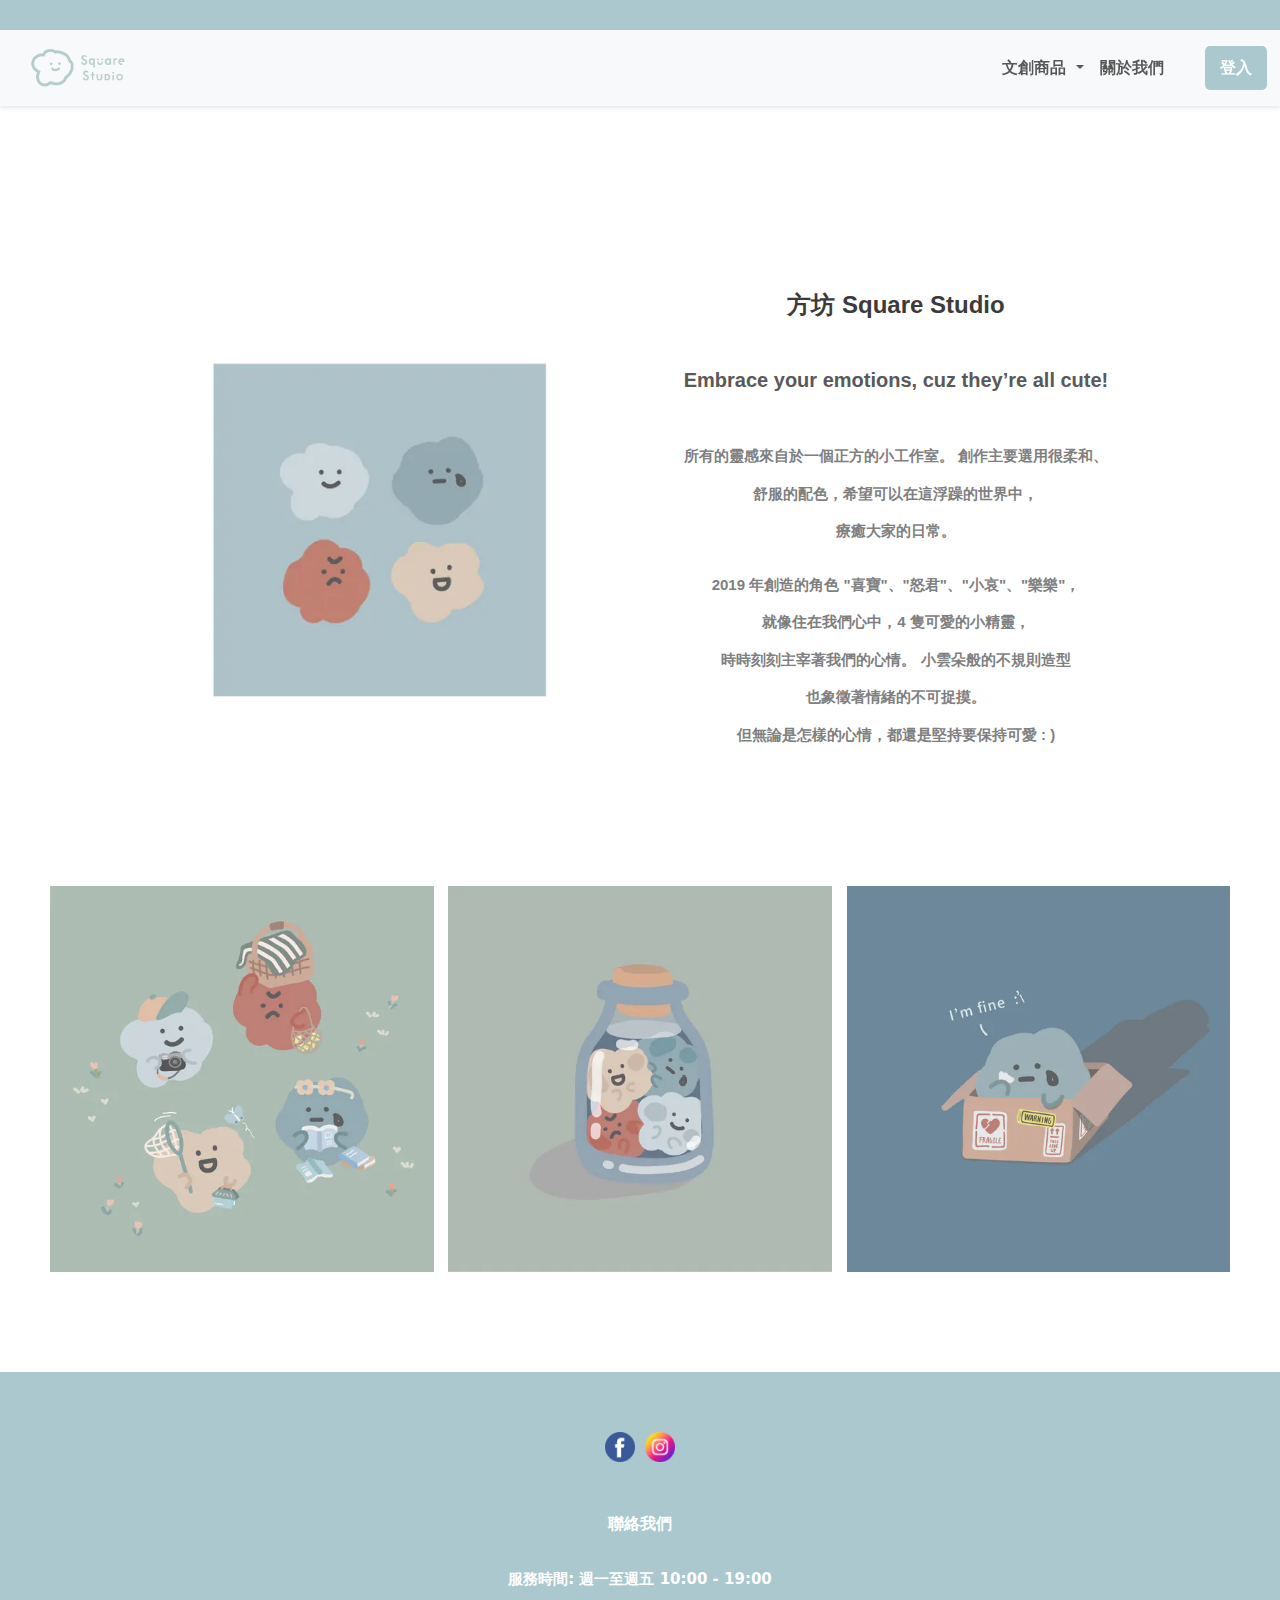
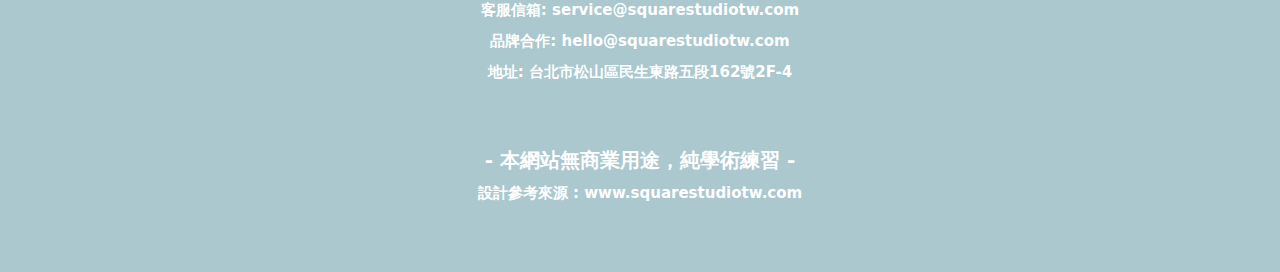
<file: test1216/about.html>
<!DOCTYPE html>
<html lang="zh-Hant">
  <head>
    <meta charset="UTF-8" />
    <meta name="viewport" content="width=device-width, initial-scale=1.0" />
    <title>關於我們</title>
    <link rel="shortcut icon" href="../images/cloud.ico" type="image/x-icon" />
    <link
      href="https://cdn.jsdelivr.net/npm/bootstrap@5.3.3/dist/css/bootstrap.min.css"
      rel="stylesheet"
    />
    <link rel="stylesheet" href="styles.css" />
    <script src="https://cdn.jsdelivr.net/npm/bootstrap@5.3.3/dist/js/bootstrap.bundle.min.js"></script>
  </head>

  <body>
    <div class="nav-box"></div>
    <!-- Navbar -->
    <nav class="navbar navbar-expand-lg navbar-light bg-light sticky-top">
      <div class="container-fluid">
        <!-- 左側Logo -->
        <a class="navbar-brand d-flex align-items-center" href="index.html">
          <img src="../images/logo.png" alt="Logo" height="50" class="me-2" />
        </a>

        <!-- 漢堡選單按鈕 -->
        <button
          class="navbar-toggler"
          type="button"
          data-bs-toggle="collapse"
          data-bs-target="#navbarNavDropdown"
          aria-controls="navbarNavDropdown"
          aria-expanded="false"
          aria-label="Toggle navigation"
        >
          <span class="navbar-toggler-icon"></span>
        </button>

        <!-- 導覽連結 -->
        <div class="collapse navbar-collapse" id="navbarNavDropdown">
          <ul class="navbar-nav ms-auto">
            <li class="nav-item dropdown">
              <a
                class="nav-link dropdown-toggle"
                href="#"
                role="button"
                data-bs-toggle="dropdown"
                aria-expanded="false"
              >
                文創商品
              </a>
              <ul class="dropdown-menu">
                <li><a class="dropdown-item" href="shop1.html">杯子系列</a></li>
                <li><a class="dropdown-item" href="shop2.html">娃娃抱枕</a></li>
              </ul>
            </li>
            <li class="nav-item">
              <a class="nav-link" href="about.html">關於我們</a>
            </li>
            <li class="nav-item">
              <a class="nav-link" href="#"></a>
              <!-- 動態顯示帳號名稱 -->
            </li>
            <li class="nav-item">
              <a class="nav-link" href="#"></a>
            </li>
          </ul>
          <div class="loginBtn">
            <button
              type="button"
              class="custom-button"
              data-bs-toggle="modal"
              data-bs-target="#staticBackdrop"
              id="loginNav"
            >
              登入
            </button>
          </div>
        </div>
      </div>
    </nav>
    <div
      class="modal fade"
      id="staticBackdrop"
      data-bs-backdrop="static"
      data-bs-keyboard="false"
      tabindex="-1"
      aria-labelledby="staticBackdropLabel"
      aria-hidden="true"
    >
      <div class="modal-dialog modal-dialog-centered" id="loginModal">
        <div class="modal-content">
          <div class="modal-header">
            <h1 class="modal-title fs-5" id="staticBackdropLabel">會員登入</h1>
            <button
              type="button"
              class="btn-close"
              data-bs-dismiss="modal"
              aria-label="Close"
            ></button>
          </div>
          <div class="modal-body">
            <div id="loginForm">
              <input type="text" id="loginUsername" placeholder="帳號" />
              <input type="password" id="loginPassword" placeholder="密碼" />
              <button onclick="loginUser()">登入</button>
            </div>
            <div>
              <div id="message"></div>
              <div class="createAccount">
                <button
                  type="button"
                  data-bs-toggle="modal"
                  data-bs-target="#registrationModal"
                >
                  註冊帳號
                </button>
              </div>
            </div>
          </div>
          <div class="modal-footer">
            <button
              type="button"
              class="btn btn-secondary"
              data-bs-dismiss="modal"
            >
              Close
            </button>
          </div>
        </div>
      </div>
    </div>

    <!--註冊modal  -->
    <div
      class="modal fade"
      id="registrationModal"
      data-bs-backdrop="static"
      data-bs-keyboard="false"
      tabindex="-1"
      aria-labelledby="registrationModalLabel"
      aria-hidden="true"
    >
      <div class="modal-dialog modal-dialog-centered" id="registerModal">
        <div class="modal-content">
          <div class="modal-header">
            <h1 class="modal-title fs-5" id="registrationModalLabel">
              會員註冊
            </h1>
            <button
              type="button"
              class="btn-close"
              data-bs-dismiss="modal"
              aria-label="Close"
            ></button>
          </div>
          <div class="modal-body">
            <div id="registerForm">
              <input type="text" id="regUsername" placeholder="帳號" />
              <input type="password" id="regPassword" placeholder="密碼" />
              <button id="registerButton">註冊</button>
            </div>
            <div>
              <div id="registerMessage"></div>
            </div>
          </div>
          <div class="modal-footer">
            <button
              type="button"
              class="btn btn-secondary"
              data-bs-dismiss="modal"
            >
              Close
            </button>
          </div>
        </div>
      </div>
    </div>

    <div class="second-section">
      <div class="mid-card">
        <div class="card-section">
          <img src="../images/aboutme.webp" alt="Left Image" />
        </div>
        <div class="card-section2">
          <h4 style="font-weight: bold">方坊 Square Studio</h4>
          <br />
          <h5>Embrace your emotions, cuz they’re all cute!</h5>
          <p>
            <br />
            所有的靈感來自於一個正方的小工作室。 創作主要選用很柔和、<br />舒服的配色，希望可以在這浮躁的世界中，<br />療癒大家的日常。
          </p>
          <p>
            2019 年創造的角色 "喜寶"、"怒君"、"小哀"、"樂樂"，<br />就像住在我們心中，4
            隻可愛的小精靈，<br />時時刻刻主宰著我們的心情。
            小雲朵般的不規則造型<br />也象徵著情緒的不可捉摸。
            <br />但無論是怎樣的心情，都還是堅持要保持可愛 : )
          </p>
          <p></p>
        </div>
      </div>
    </div>

    <div class="about_container">
      <img src="../images/about1.webp" alt="Image 1" />
      <img src="../images/about2.webp" alt="Image 2" />
      <img src="../images/about3.webp" alt="Image 3" />
    </div>
    <!-- <div class="third-section">
      <img src="../images/redhouse.jpg" alt="" />
    </div> -->

    <!-- 底部 -->
    <div class="footer">
      <div class="social-icons">
        <button>
          <img src="../images/fb.png" alt="fb icon" />
        </button>
        <button>
          <img src="../images/ig.png" alt="ig icon" />
        </button>
      </div>
      <div>
        <br />
        <p style="font-weight: bold; font-size: 16px">聯絡我們</p>
        <br />
        <p>服務時間: 週一至週五 10:00 - 19:00</p>
        <p>客服信箱: service@squarestudiotw.com</p>
        <p>品牌合作: hello@squarestudiotw.com</p>
        <p>地址: 台北市松山區民生東路五段162號2F-4</p>
      </div>
      <div>
        <br />
        <p style="font-size: 20px">- 本網站無商業用途，純學術練習 -</p>
        <p>設計參考來源 : www.squarestudiotw.com</p>
      </div>
    </div>
    <script src="test_login.js"></script>
    <script src="common.js"></script>
  </body>
</html>
</file>
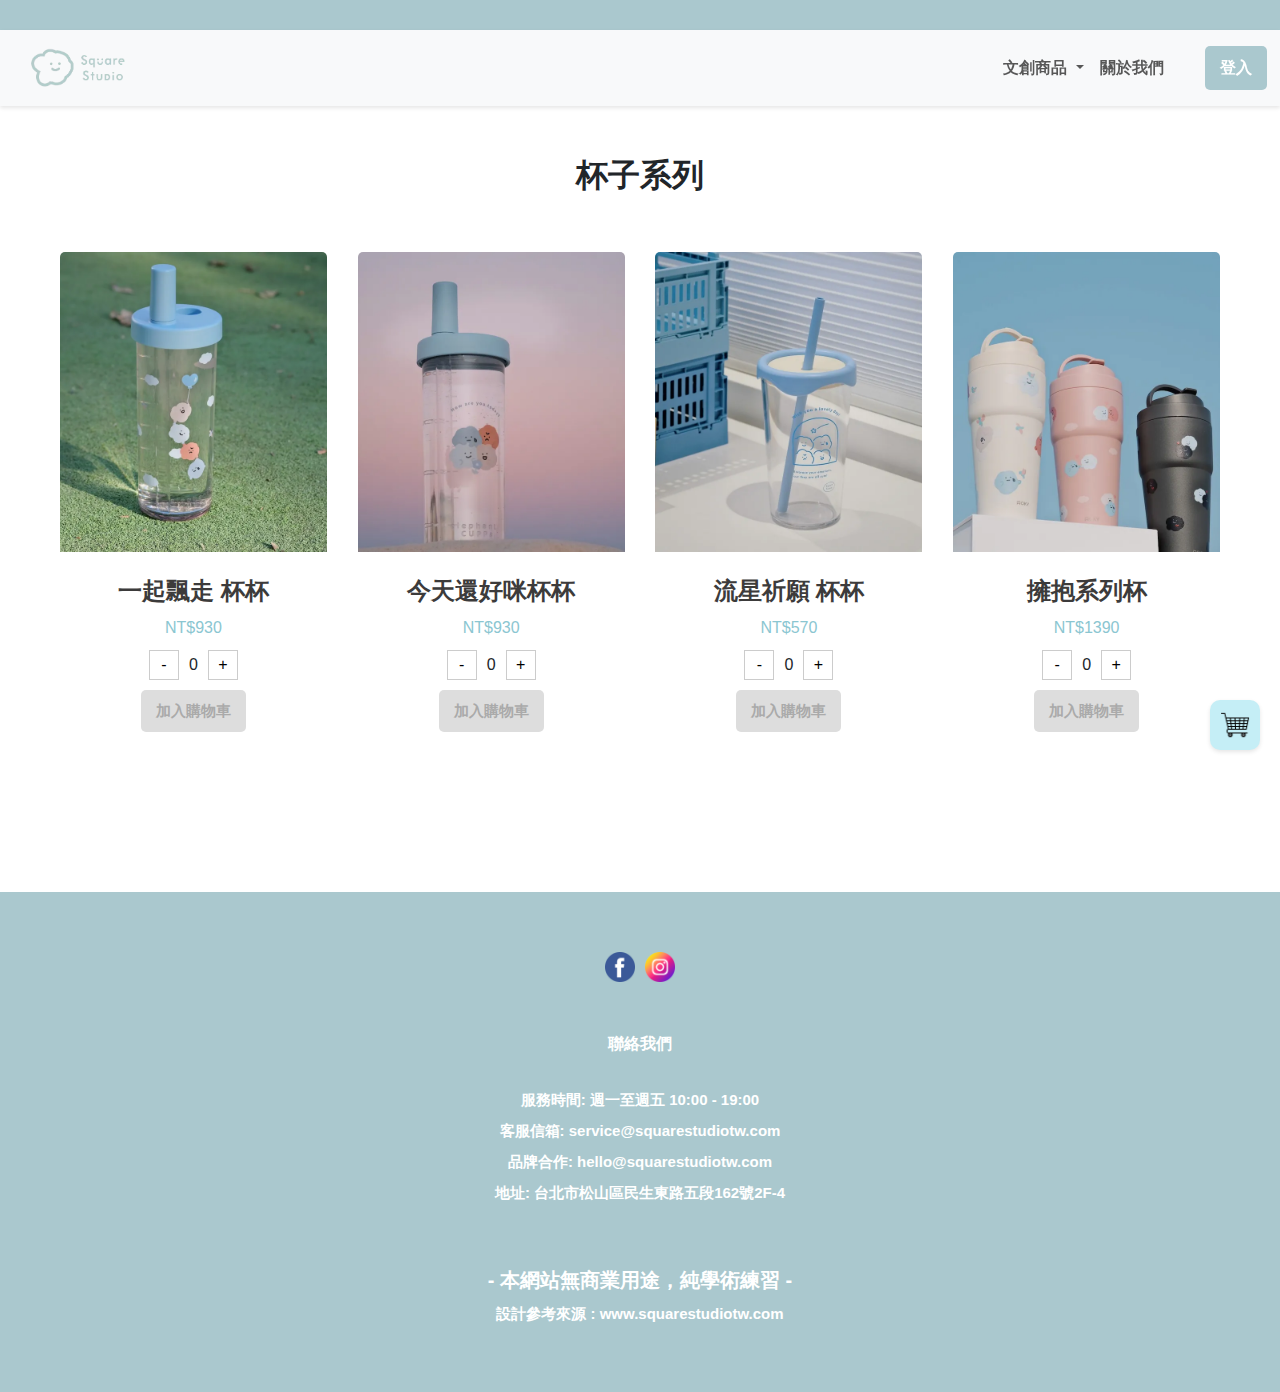
<file: test1216/shop1.html>
<!DOCTYPE html>
<html lang="en">
  <head>
    <meta charset="UTF-8" />
    <meta name="viewport" content="width=device-width, initial-scale=1.0" />
    <title>杯子系列</title>
    <link rel="shortcut icon" href="../images/cloud.ico" type="image/x-icon" />
    <link
      href="https://cdn.jsdelivr.net/npm/bootstrap@5.3.3/dist/css/bootstrap.min.css"
      rel="stylesheet"
    />
    <link rel="stylesheet" href="styles.css" />
    <link rel="stylesheet" href="shop_styles.css" />
    <link rel="stylesheet" href="cart.css" />
    <script src="https://cdn.jsdelivr.net/npm/bootstrap@5.3.3/dist/js/bootstrap.bundle.min.js"></script>
  </head>

  <body>
    <div class="nav-box"></div>
    <!-- Navbar -->
    <nav class="navbar navbar-expand-lg navbar-light bg-light sticky-top">
      <div class="container-fluid">
        <!-- 左側Logo -->
        <a class="navbar-brand d-flex align-items-center" href="index.html">
          <img src="../images/logo.png" alt="Logo" height="50" class="me-2" />
        </a>

        <!-- 漢堡選單按鈕 -->
        <button
          class="navbar-toggler"
          type="button"
          data-bs-toggle="collapse"
          data-bs-target="#navbarNavDropdown"
          aria-controls="navbarNavDropdown"
          aria-expanded="false"
          aria-label="Toggle navigation"
        >
          <span class="navbar-toggler-icon"></span>
        </button>

        <!-- 導覽連結 -->
        <div class="collapse navbar-collapse" id="navbarNavDropdown">
          <ul class="navbar-nav ms-auto">
            <li class="nav-item dropdown">
              <a
                class="nav-link dropdown-toggle"
                href="#"
                role="button"
                data-bs-toggle="dropdown"
                aria-expanded="false"
              >
                文創商品
              </a>
              <ul class="dropdown-menu">
                <li><a class="dropdown-item" href="shop1.html">杯子系列</a></li>
                <li><a class="dropdown-item" href="shop2.html">娃娃抱枕</a></li>
              </ul>
            </li>
            <li class="nav-item">
              <a class="nav-link" href="about.html">關於我們</a>
            </li>
            <li class="nav-item">
              <a class="nav-link" href="#"></a>
              <!-- 動態顯示帳號名稱 -->
            </li>
            <li class="nav-item">
              <a class="nav-link" href="#"></a>
            </li>
          </ul>
          <div class="loginBtn">
            <button
              type="button"
              class="custom-button"
              data-bs-toggle="modal"
              data-bs-target="#staticBackdrop"
              id="loginNav"
            >
              登入
            </button>
          </div>
        </div>
      </div>
    </nav>
    <div
      class="modal fade"
      id="staticBackdrop"
      data-bs-backdrop="static"
      data-bs-keyboard="false"
      tabindex="-1"
      aria-labelledby="staticBackdropLabel"
      aria-hidden="true"
    >
      <div class="modal-dialog modal-dialog-centered" id="loginModal">
        <div class="modal-content">
          <div class="modal-header">
            <h1 class="modal-title fs-5" id="staticBackdropLabel">會員登入</h1>
            <button
              type="button"
              class="btn-close"
              data-bs-dismiss="modal"
              aria-label="Close"
            ></button>
          </div>
          <div class="modal-body">
            <div id="loginForm">
              <input type="text" id="loginUsername" placeholder="帳號" />
              <input type="password" id="loginPassword" placeholder="密碼" />
              <button onclick="loginUser()">登入</button>
            </div>
            <div>
              <div id="message"></div>
              <div class="createAccount">
                <button
                  type="button"
                  data-bs-toggle="modal"
                  data-bs-target="#registrationModal"
                >
                  註冊帳號
                </button>
              </div>
            </div>
          </div>
          <div class="modal-footer">
            <button
              type="button"
              class="btn btn-secondary"
              data-bs-dismiss="modal"
            >
              Close
            </button>
          </div>
        </div>
      </div>
    </div>

    <!--註冊modal  -->
    <div
      class="modal fade"
      id="registrationModal"
      data-bs-backdrop="static"
      data-bs-keyboard="false"
      tabindex="-1"
      aria-labelledby="registrationModalLabel"
      aria-hidden="true"
    >
      <div class="modal-dialog modal-dialog-centered" id="registerModal">
        <div class="modal-content">
          <div class="modal-header">
            <h1 class="modal-title fs-5" id="registrationModalLabel">
              會員註冊
            </h1>
            <button
              type="button"
              class="btn-close"
              data-bs-dismiss="modal"
              aria-label="Close"
            ></button>
          </div>
          <div class="modal-body">
            <div id="registerForm">
              <input type="text" id="regUsername" placeholder="帳號" />
              <input type="password" id="regPassword" placeholder="密碼" />
              <button id="registerButton">註冊</button>
            </div>
            <div>
              <div id="registerMessage"></div>
            </div>
          </div>
          <div class="modal-footer">
            <button
              type="button"
              class="btn btn-secondary"
              data-bs-dismiss="modal"
            >
              Close
            </button>
          </div>
        </div>
      </div>
    </div>


    <h2
      style="
        display: block;
        position: relative;
        text-align: center;
        padding-top: 50px;
        font-weight: bold;
      "
    >
      杯子系列
    </h4>

    <div class="container">
      <!-- 商品範例 -->
      <div
        class="product"
        data-id="1"
        data-name="一起飄走 杯杯"
        data-price="930"
      >
        <img src="../images/cupaa.webp" alt="商品圖片" class="default" />
        <img src="../images/cupab.webp" alt="商品圖片" class="hover" />
        <div class="info">
          <h4>一起飄走 杯杯</h4>
          <div class="price">NT$930</div>
          <div class="quantity">
            <button class="minus">-</button>
            <span>0</span>
            <button class="plus">+</button>
          </div>
          <button class="add-to-cart" disabled>加入購物車</button>
        </div>
      </div>
      <!-- 空白商品用來補滿一列 -->
      <div
        class="product"
        data-id="2"
        data-name="今天還好咪杯杯"
        data-price="930"
      >
        <img src="../images/cupba.webp" alt="商品圖片" class="default" />
        <img src="../images/cupbb.webp" alt="商品圖片" class="hover" />
        <div class="info">
          <h4>今天還好咪杯杯</h4>
          <div class="price">NT$930</div>
          <div class="quantity">
            <button class="minus">-</button>
            <span>0</span>
            <button class="plus">+</button>
          </div>
          <button class="add-to-cart" disabled>加入購物車</button>
        </div>
      </div>
      <div
        class="product"
        data-id="3"
        data-name="流星祈願 杯杯"
        data-price="570"
      >
        <img src="../images/cupca.webp" alt="商品圖片" class="default" />
        <img src="../images/cupcb.webp" alt="商品圖片" class="hover" />
        <div class="info">
          <h4>流星祈願 杯杯</h4>
          <div class="price">NT$570</div>
          <div class="quantity">
            <button class="minus">-</button>
            <span>0</span>
            <button class="plus">+</button>
          </div>
          <button class="add-to-cart" disabled>加入購物車</button>
        </div>
      </div>
      <div class="product" data-id="4" data-name="擁抱系列杯" data-price="1390">
        <img src="../images/cupda.webp" alt="商品圖片" class="default" />
        <img src="../images/cupdb.webp" alt="商品圖片" class="hover" />
        <div class="info">
          <h4>擁抱系列杯</h4>
          <div class="price">NT$1390</div>
          <div class="quantity">
            <button class="minus">-</button>
            <span>0</span>
            <button class="plus">+</button>
          </div>
          <button class="add-to-cart" disabled>加入購物車</button>
        </div>
      </div>
    </div>

    <!-- cart icon btn -->
    <button class="cart-toggle-btn">
      <img src="../images/cart.png" alt="購物車" />
    </button>

    <div class="cart">
      <h4>購物車</h4>
      <div class="cart-items"></div>
      <div class="cart-footer"><button class="custom-button">訂單結帳</button></div>
    </div>

    <!-- 底部 -->
    <div class="footer">
      <div class="social-icons">
        <button>
          <img src="../images/fb.png" alt="fb icon" />
        </button>
        <button>
          <img src="../images/ig.png" alt="ig icon" />
        </button>
      </div>
      <div>
        <br />
        <p style="font-weight: bold; font-size: 16px">聯絡我們</p>
        <br />
        <p>服務時間: 週一至週五 10:00 - 19:00</p>
        <p>客服信箱: service@squarestudiotw.com</p>
        <p>品牌合作: hello@squarestudiotw.com</p>
        <p>地址: 台北市松山區民生東路五段162號2F-4</p>
      </div>
      <div>
        <br />
        <p style="font-size: 20px">- 本網站無商業用途，純學術練習 -</p>
        <p>設計參考來源 : www.squarestudiotw.com</p>
      </div>
    </div>
    <script src="cart_test.js"></script>
    <script src="test_login.js"></script>
    <script src="common.js"></script>
  </body>
</html>
</file>
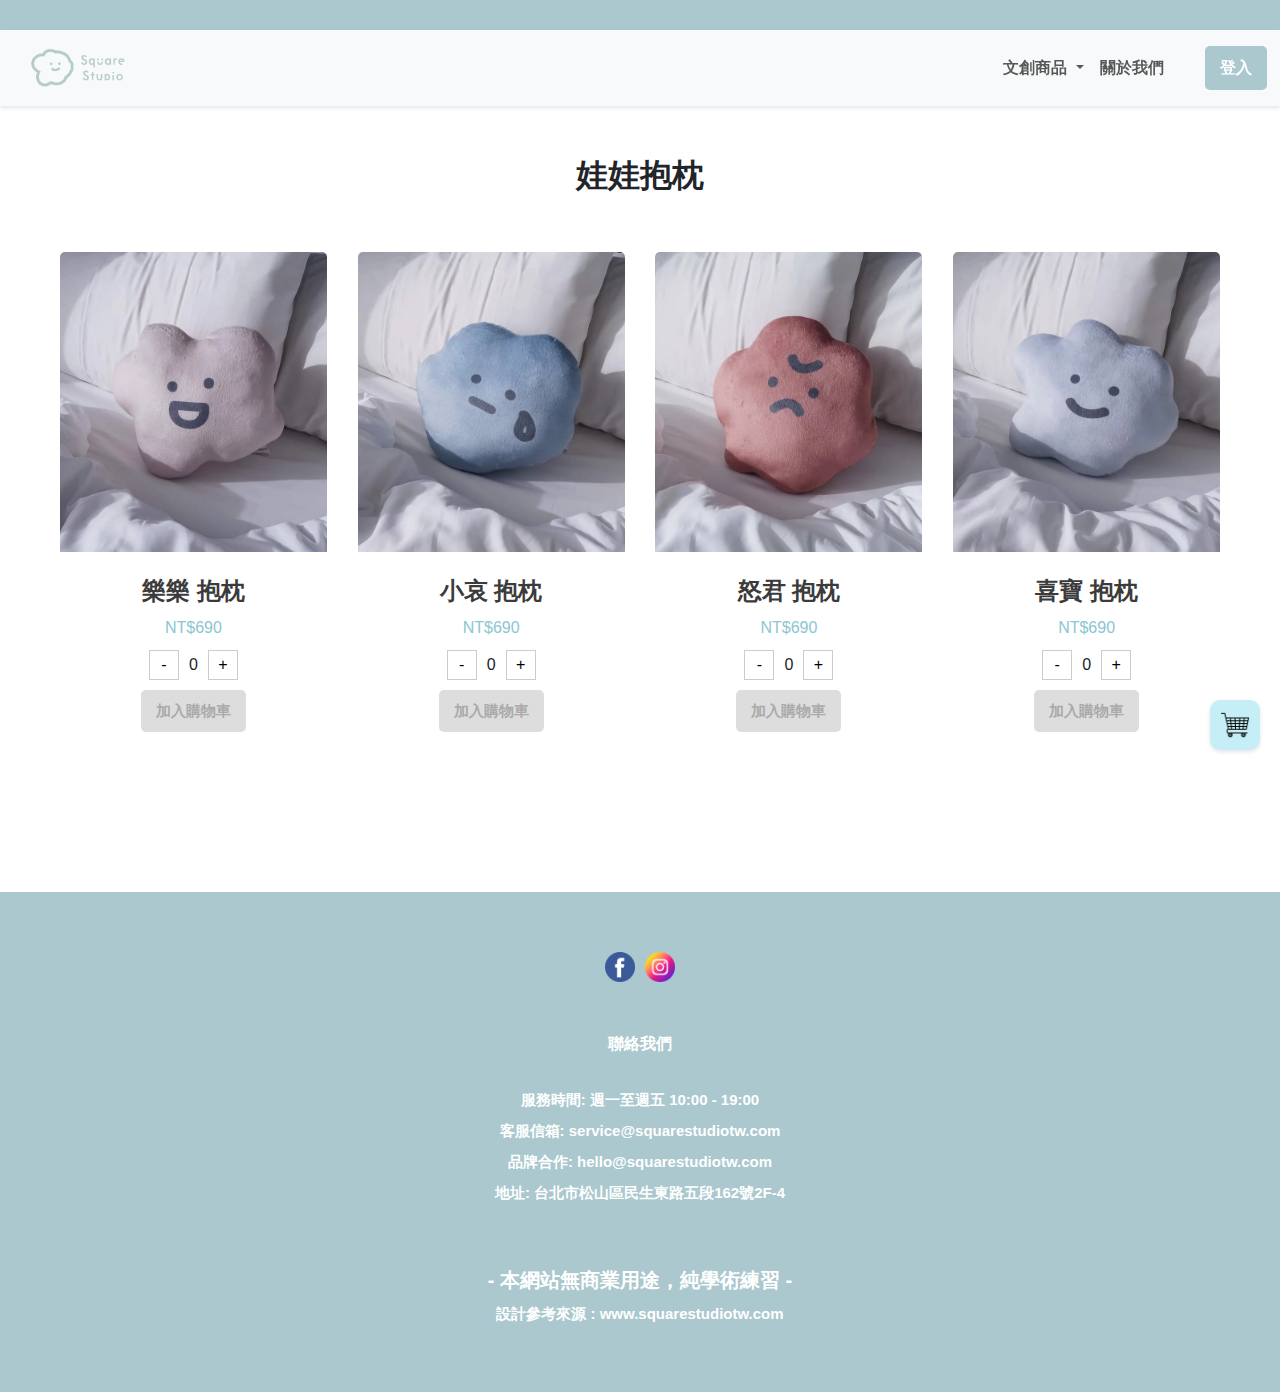
<file: test1216/shop2.html>
<!DOCTYPE html>
<html lang="en">
  <head>
    <meta charset="UTF-8" />
    <meta name="viewport" content="width=device-width, initial-scale=1.0" />
    <title>杯子系列</title>
    <link rel="shortcut icon" href="../images/cloud.ico" type="image/x-icon" />
    <link
      href="https://cdn.jsdelivr.net/npm/bootstrap@5.3.3/dist/css/bootstrap.min.css"
      rel="stylesheet"
    />
    <link rel="stylesheet" href="styles.css" />
    <link rel="stylesheet" href="shop_styles.css" />
    <link rel="stylesheet" href="cart.css" />
    <script src="https://cdn.jsdelivr.net/npm/bootstrap@5.3.3/dist/js/bootstrap.bundle.min.js"></script>
  </head>

  <body>
    <div class="nav-box"></div>
    <!-- Navbar -->
    <nav class="navbar navbar-expand-lg navbar-light bg-light sticky-top">
      <div class="container-fluid">
        <!-- 左側Logo -->
        <a class="navbar-brand d-flex align-items-center" href="index.html">
          <img src="../images/logo.png" alt="Logo" height="50" class="me-2" />
        </a>

        <!-- 漢堡選單按鈕 -->
        <button
          class="navbar-toggler"
          type="button"
          data-bs-toggle="collapse"
          data-bs-target="#navbarNavDropdown"
          aria-controls="navbarNavDropdown"
          aria-expanded="false"
          aria-label="Toggle navigation"
        >
          <span class="navbar-toggler-icon"></span>
        </button>

        <!-- 導覽連結 -->
        <div class="collapse navbar-collapse" id="navbarNavDropdown">
          <ul class="navbar-nav ms-auto">
            <li class="nav-item dropdown">
              <a
                class="nav-link dropdown-toggle"
                href="#"
                role="button"
                data-bs-toggle="dropdown"
                aria-expanded="false"
              >
                文創商品
              </a>
              <ul class="dropdown-menu">
                <li><a class="dropdown-item" href="shop1.html">杯子系列</a></li>
                <li><a class="dropdown-item" href="shop2.html">娃娃抱枕</a></li>
              </ul>
            </li>
            <li class="nav-item">
              <a class="nav-link" href="about.html">關於我們</a>
            </li>
            <li class="nav-item">
              <a class="nav-link" href="#"></a>
              <!-- 動態顯示帳號名稱 -->
            </li>
            <li class="nav-item">
              <a class="nav-link" href="#"></a>
            </li>
          </ul>
          <div class="loginBtn">
            <button
              type="button"
              class="custom-button"
              data-bs-toggle="modal"
              data-bs-target="#staticBackdrop"
              id="loginNav"
            >
              登入
            </button>
          </div>
        </div>
      </div>
    </nav>
    <div
      class="modal fade"
      id="staticBackdrop"
      data-bs-backdrop="static"
      data-bs-keyboard="false"
      tabindex="-1"
      aria-labelledby="staticBackdropLabel"
      aria-hidden="true"
    >
      <div class="modal-dialog modal-dialog-centered" id="loginModal">
        <div class="modal-content">
          <div class="modal-header">
            <h1 class="modal-title fs-5" id="staticBackdropLabel">會員登入</h1>
            <button
              type="button"
              class="btn-close"
              data-bs-dismiss="modal"
              aria-label="Close"
            ></button>
          </div>
          <div class="modal-body">
            <div id="loginForm">
              <input type="text" id="loginUsername" placeholder="帳號" />
              <input type="password" id="loginPassword" placeholder="密碼" />
              <button onclick="loginUser()">登入</button>
            </div>
            <div>
              <div id="message"></div>
              <div class="createAccount">
                <button
                  type="button"
                  data-bs-toggle="modal"
                  data-bs-target="#registrationModal"
                >
                  註冊帳號
                </button>
              </div>
            </div>
          </div>
          <div class="modal-footer">
            <button
              type="button"
              class="btn btn-secondary"
              data-bs-dismiss="modal"
            >
              Close
            </button>
          </div>
        </div>
      </div>
    </div>

    <!--註冊modal  -->
    <div
      class="modal fade"
      id="registrationModal"
      data-bs-backdrop="static"
      data-bs-keyboard="false"
      tabindex="-1"
      aria-labelledby="registrationModalLabel"
      aria-hidden="true"
    >
      <div class="modal-dialog modal-dialog-centered" id="registerModal">
        <div class="modal-content">
          <div class="modal-header">
            <h1 class="modal-title fs-5" id="registrationModalLabel">
              會員註冊
            </h1>
            <button
              type="button"
              class="btn-close"
              data-bs-dismiss="modal"
              aria-label="Close"
            ></button>
          </div>
          <div class="modal-body">
            <div id="registerForm">
              <input type="text" id="regUsername" placeholder="帳號" />
              <input type="password" id="regPassword" placeholder="密碼" />
              <button id="registerButton">註冊</button>
            </div>
            <div>
              <div id="registerMessage"></div>
            </div>
          </div>
          <div class="modal-footer">
            <button
              type="button"
              class="btn btn-secondary"
              data-bs-dismiss="modal"
            >
              Close
            </button>
          </div>
        </div>
      </div>
    </div>


    <h2
      style="
        display: block;
        position: relative;
        text-align: center;
        padding-top: 50px;
        font-weight: bold;
      "
    >
    娃娃抱枕
    </h4>

    <div class="container">
      <!-- 商品範例 -->
      <div
        class="product"
        data-id="5"
        data-name="樂樂 抱枕"
        data-price="690"
      >
        <img src="../images/hugaa.webp" alt="商品圖片" class="default" />
        <img src="../images/hugab.webp" alt="商品圖片" class="hover" />
        <div class="info">
          <h4>樂樂 抱枕</h4>
          <div class="price">NT$690</div>
          <div class="quantity">
            <button class="minus">-</button>
            <span>0</span>
            <button class="plus">+</button>
          </div>
          <button class="add-to-cart" disabled>加入購物車</button>
        </div>
      </div>
      <!-- 空白商品用來補滿一列 -->
      <div
        class="product"
        data-id="6"
        data-name="小哀 抱枕"
        data-price="690"
      >
        <img src="../images/hugba.webp" alt="商品圖片" class="default" />
        <img src="../images/hugbb.webp" alt="商品圖片" class="hover" />
        <div class="info">
          <h4>小哀 抱枕</h4>
          <div class="price">NT$690</div>
          <div class="quantity">
            <button class="minus">-</button>
            <span>0</span>
            <button class="plus">+</button>
          </div>
          <button class="add-to-cart" disabled>加入購物車</button>
        </div>
      </div>
      <div
        class="product"
        data-id="7"
        data-name="怒君 抱枕"
        data-price="690"
      >
        <img src="../images/hugca.webp" alt="商品圖片" class="default" />
        <img src="../images/hugcb.webp" alt="商品圖片" class="hover" />
        <div class="info">
          <h4>怒君 抱枕</h4>
          <div class="price">NT$690</div>
          <div class="quantity">
            <button class="minus">-</button>
            <span>0</span>
            <button class="plus">+</button>
          </div>
          <button class="add-to-cart" disabled>加入購物車</button>
        </div>
      </div>
      <div class="product" data-id="8" data-name="喜寶 抱枕" data-price="690">
        <img src="../images/hugda.webp" alt="商品圖片" class="default" />
        <img src="../images/hugdb.webp" alt="商品圖片" class="hover" />
        <div class="info">
          <h4>喜寶 抱枕</h4>
          <div class="price">NT$690</div>
          <div class="quantity">
            <button class="minus">-</button>
            <span>0</span>
            <button class="plus">+</button>
          </div>
          <button class="add-to-cart" disabled>加入購物車</button>
        </div>
      </div>
    </div>

    <!-- cart icon btn -->
    <button class="cart-toggle-btn">
      <img src="../images/cart.png" alt="購物車" />
    </button>

    <div class="cart">
      <h4>購物車</h4>
      <div class="cart-items"></div>
      <div class="cart-footer"><button class="custom-button">訂單結帳</button></div>
    </div>

    <!-- 底部 -->
    <div class="footer">
      <div class="social-icons">
        <button>
          <img src="../images/fb.png" alt="fb icon" />
        </button>
        <button>
          <img src="../images/ig.png" alt="ig icon" />
        </button>
      </div>
      <div>
        <br />
        <p style="font-weight: bold; font-size: 16px">聯絡我們</p>
        <br />
        <p>服務時間: 週一至週五 10:00 - 19:00</p>
        <p>客服信箱: service@squarestudiotw.com</p>
        <p>品牌合作: hello@squarestudiotw.com</p>
        <p>地址: 台北市松山區民生東路五段162號2F-4</p>
      </div>
      <div>
        <br />
        <p style="font-size: 20px">- 本網站無商業用途，純學術練習 -</p>
        <p>設計參考來源 : www.squarestudiotw.com</p>
      </div>
    </div>
    <script src="cart_test.js"></script>
    <script src="test_login.js"></script>
    <script src="common.js"></script>
  </body>
</html>
</file>
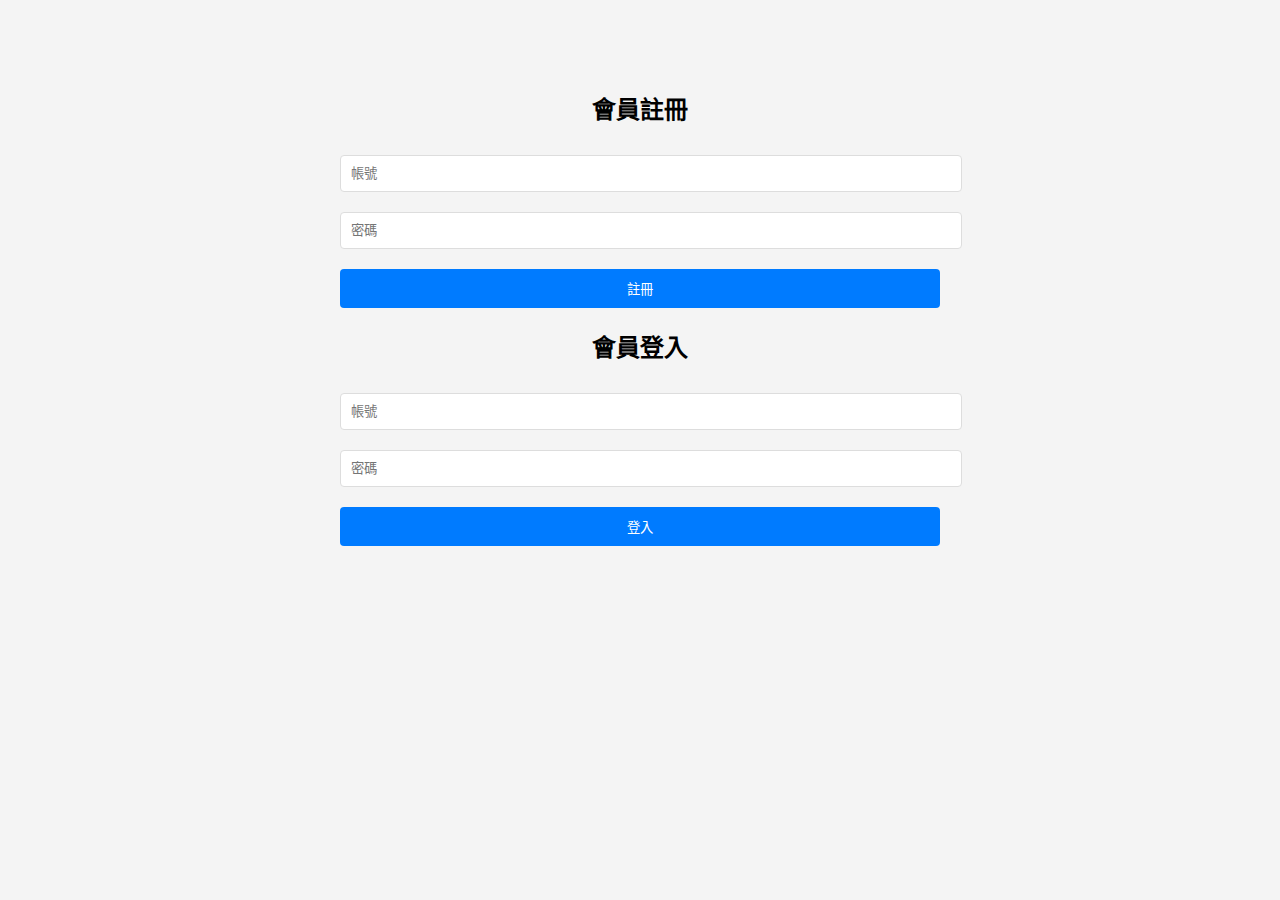
<file: test_feature/logintest.html>
<!DOCTYPE html>
<html lang="zh-TW">
  <head>
    <meta charset="UTF-8" />
    <title>會員登入系統</title>
    <style>
      body {
        font-family: Arial, sans-serif;
        max-width: 600px;
        margin: 50px auto;
        padding: 20px;
        text-align: center;
        background-color: #f4f4f4;
      }
      input {
        width: 100%;
        padding: 10px;
        margin: 10px 0;
        border: 1px solid #ddd;
        border-radius: 4px;
      }
      button {
        width: 100%;
        padding: 10px;
        background-color: #007bff;
        color: white;
        border: none;
        border-radius: 4px;
        cursor: pointer;
        margin-top: 10px;
      }
      #message,
      #userInfo {
        margin-top: 20px;
      }
      .hidden {
        display: none;
      }
    </style>
  </head>
  <body>
    <div id="registerForm">
      <h2>會員註冊</h2>
      <input type="text" id="regUsername" placeholder="帳號" />
      <input type="password" id="regPassword" placeholder="密碼" />
      <button onclick="registerUser()">註冊</button>
    </div>

    <div id="loginForm">
      <h2>會員登入</h2>
      <input type="text" id="loginUsername" placeholder="帳號" />
      <input type="password" id="loginPassword" placeholder="密碼" />
      <button onclick="loginUser()">登入</button>
    </div>

    <div id="userArea" class="hidden">
      <h2>會員中心</h2>
      <div id="userInfo"></div>
      <button onclick="logout()">登出</button>
    </div>

    <div id="message"></div>

    <script>
      // 頁面載入時檢查登入狀態
      document.addEventListener("DOMContentLoaded", checkLoginStatus);

      // 初始化用戶資料列表
      if (!localStorage.getItem("users")) {
        localStorage.setItem("users", JSON.stringify([]));
      }

      function registerUser() {
        const username = document.getElementById("regUsername").value;
        const password = document.getElementById("regPassword").value;
        const messageDiv = document.getElementById("message");

        // 檢查帳號密碼是否為空
        if (!username || !password) {
          messageDiv.textContent = "請輸入帳號和密碼";
          messageDiv.style.color = "red";
          return;
        }

        // 取得現有用戶列表
        let users = JSON.parse(localStorage.getItem("users"));

        // 檢查帳號是否已存在
        const existingUser = users.find((user) => user.username === username);
        if (existingUser) {
          messageDiv.textContent = "此帳號已存在";
          messageDiv.style.color = "red";
          return;
        }

        // 新增用戶
        users.push({ username, password });
        localStorage.setItem("users", JSON.stringify(users));

        messageDiv.textContent = "註冊成功！";
        messageDiv.style.color = "green";
      }

      function loginUser() {
        const username = document.getElementById("loginUsername").value;
        const password = document.getElementById("loginPassword").value;
        const messageDiv = document.getElementById("message");

        // 檢查帳號密碼是否為空
        if (!username || !password) {
          messageDiv.textContent = "請輸入帳號和密碼";
          messageDiv.style.color = "red";
          return;
        }

        // 取得現有用戶列表
        let users = JSON.parse(localStorage.getItem("users"));

        // 驗證帳號密碼
        const user = users.find(
          (user) => user.username === username && user.password === password
        );

        if (user) {
          // 登入成功，設置登入狀態
          localStorage.setItem("currentUser", username);

          // 切換畫面
          document.getElementById("registerForm").classList.add("hidden");
          document.getElementById("loginForm").classList.add("hidden");
          document.getElementById("userArea").classList.remove("hidden");

          // 顯示用戶資訊
          document.getElementById(
            "userInfo"
          ).textContent = `歡迎，${username}！`;

          messageDiv.textContent = "登入成功！";
          messageDiv.style.color = "green";
        } else {
          messageDiv.textContent = "帳號或密碼錯誤";
          messageDiv.style.color = "red";
        }
      }

      function logout() {
        // 清除當前登入狀態
        localStorage.removeItem("currentUser");

        // 切換畫面
        document.getElementById("registerForm").classList.remove("hidden");
        document.getElementById("loginForm").classList.remove("hidden");
        document.getElementById("userArea").classList.add("hidden");

        // 清空訊息
        document.getElementById("message").textContent = "";

        // 清空輸入框
        document.getElementById("loginUsername").value = "";
        document.getElementById("loginPassword").value = "";
      }

      function checkLoginStatus() {
        const currentUser = localStorage.getItem("currentUser");

        if (currentUser) {
          // 如果已登入，顯示會員中心
          document.getElementById("registerForm").classList.add("hidden");
          document.getElementById("loginForm").classList.add("hidden");
          document.getElementById("userArea").classList.remove("hidden");

          // 顯示用戶資訊
          document.getElementById(
            "userInfo"
          ).textContent = `歡迎，${currentUser}！`;
        }
      }
    </script>
  </body>
</html>
</file>
<file: styles.css>
/* 最上方藍藍 */
.nav-box {
  background-color: #aac8ce;
  height: 30px;
  text-align: center;
}

/* navbar下方陰影 */
.navbar {
  box-shadow: 0 2px 4px rgba(0, 0, 0, 0.1);
}

/* navbar字體 */
.navbar ul li a {
  font-weight: bold;
}

.dropdown-menu {
  border: none;
  box-shadow: 0 2px 4px rgba(0, 0, 0, 0.1);
}

/* 藍綠色按鈕 */
.custom-button {
  background-color: #aac8ce;
  border: none; /* 去除邊框 */
  border-radius: 11px; /* 圓角邊框 */
  color: white; /* 按鈕文字顏色 */
  font-size: 15px; /* 字體大小 */
  font-weight: bold;
  margin: 2px 1px; /* 外邊距 */
  padding: 10px 15px; /* 內邊距 */
  text-align: center; /* 文字居中 */
}

.first-section {
  align-items: center;
  display: flex;
  flex-direction: column;
  font-family: Arial, sans-serif;
  height: 90vh;
  margin: 0;
  margin-top: 100px; /* 添加上邊距 */
}

.mid-card {
  align-items: flex-start; /* 確保所有項目頂部對齊 */
  display: flex;
  justify-content: center;
  margin-top: 20px;
  width: 80%;
}

.card-section {
  align-items: center;
  display: flex;
  flex-direction: column;
  margin: 0 10px;
  text-align: center;
  width: 500px;
}

.card-section2 {
  align-items: center;
  display: flex;
  flex-direction: column;
  margin: 0 10px;
  margin-top: 15px;
  text-align: center;
  width: 500px;
  line-height: 2.5;
}

.card-section2 p {
  font-weight: bold;
  font-size: 15px;
  color: rgb(127, 127, 127);
}

.card-section img {
  height: auto;
  margin: 0 auto;
  max-width: 500px;
  width: 100%;
}

.second-section {
  align-items: center;
  display: flex;
  flex-direction: column;
  font-family: Arial, sans-serif;
  height: 70vh;
  /* margin: 0; */
  margin-top: 10px; /* 添加上邊距 */
}

.third-section {
  align-items: center;
  display: flex;
  flex-direction: column;
  height: auto;
  width: auto;
}

.third-section img {
  padding: 0 50px;
  height: auto;
  max-width: 100%;
}

.footer {
  display: flex;
  flex-direction: column;
  align-items: center;
  background-color: #aac8ce;
  height: 500px;
  padding: 30px;
  text-align: center; /* 文字居中 */
  margin-top: 100px;
  width: 100%; /* 固定位置 */
}

.footer div {
  margin-top: 30px;
}

.footer div p {
  color: white;
  font-size: 15px;
  font-weight: bold;
  line-height: 1;
}

.footer div img {
  width: 30px;
  height: auto;
}
.social-icons {
  display: flex;
  gap: 10px; /* 設置圖標之間的間距 */
}

.social-icons button {
  background: none; /* 移除背景 */
  border: none; /* 移除邊框 */
  padding: 0; /* 移除內邊距 */
  cursor: pointer; /* 手勢游標 */
}

.about_container {
  display: flex;
  justify-content: space-between; /* 確保圖片之間等距 */
  padding: 0 50px; /* 調整這裡的值來設置最左和最右的圖片與網頁邊緣的距離 */
}
.about_container img {
  width: 32.5%; /* 確保圖片佔容器的百分比寬度，讓它們能隨頁面大小變化 */
  height: auto; /* 確保圖片高度自適應 */
}

h1 {
  color: rgb(90, 89, 89);
  font-weight: bold;
}

h4 {
  color: rgb(60, 59, 59);
  font-weight: bold;
}

h5 {
  color: rgb(90, 89, 89);
  font-weight: bold;
}

/*login配置  */
#message,
#userInfo {
  margin-top: 20px;
}
.hidden {
  display: none;
}

#loginForm > input {
  width: 100%;
  padding: 10px;
  margin: 10px 0;
  border: 1px solid #ddd;
  border-radius: 4px;
}
#loginForm > button {
  width: 100%;
  padding: 10px;
  background-color: #aac8ce;
  color: white;
  border: none;
  border-radius: 4px;
  cursor: pointer;
  margin-top: 10px;
}

.modal-footer > button {
  width: 100%;
  padding: 10px;
  color: white;
  border: none;
  border-radius: 4px;
  cursor: pointer;
  margin-top: 10px;
}

#loginNav {
  font-size: 16px;
  color: #fff;
  background-color: #aac8ce;
  padding: 10px 15px;
  border-radius: 5px;
  border: none;
  cursor: pointer;
}

#loginNav:hover {
  background-color: #aac8ce;
}
</file>
<file: test1216/styles.css>
/* 最上方藍藍 */
.nav-box {
  background-color: #aac8ce;
  height: 30px;
  text-align: center;
}

/* navbar下方陰影 */
.navbar {
  box-shadow: 0 2px 4px rgba(0, 0, 0, 0.1);
}

/* navbar字體 */
.navbar ul li a {
  font-weight: bold;
}

.dropdown-menu {
  border: none;
  box-shadow: 0 2px 4px rgba(0, 0, 0, 0.1);
}

/* 藍綠色按鈕 */
.custom-button {
  background-color: #aac8ce;
  border: none; /* 去除邊框 */
  border-radius: 11px; /* 圓角邊框 */
  color: white; /* 按鈕文字顏色 */
  font-size: 15px; /* 字體大小 */
  font-weight: bold;
  margin: 2px 1px; /* 外邊距 */
  padding: 10px 15px; /* 內邊距 */
  text-align: center; /* 文字居中 */
}

.first-section {
  align-items: center;
  display: flex;
  flex-direction: column;
  font-family: Arial, sans-serif;
  height: 90vh;
  margin: 0;
  margin-top: 100px; /* 添加上邊距 */
}

.mid-card {
  align-items: flex-start; /* 確保所有項目頂部對齊 */
  display: flex;
  justify-content: center;
  margin-top: 20px;
  width: 80%;
}

.card-section {
  align-items: center;
  display: flex;
  flex-direction: column;
  margin: 0 10px;
  text-align: center;
  width: 500px;
}

.card-section2 {
  align-items: center;
  display: flex;
  flex-direction: column;
  margin: 0 10px;
  margin-top: 15px;
  text-align: center;
  width: 500px;
  line-height: 2.5;
}

.card-section2 p {
  font-weight: bold;
  font-size: 15px;
  color: rgb(127, 127, 127);
}

.card-section img {
  height: auto;
  margin: 0 auto;
  max-width: 500px;
  width: 100%;
}

.second-section {
  align-items: center;
  display: flex;
  flex-direction: column;
  font-family: Arial, sans-serif;
  height: 70vh;
  /* margin: 0; */
  margin-top: 150px; /* 添加上邊距 */
}

.third-section {
  align-items: center;
  display: flex;
  flex-direction: column;
  height: auto;
  width: auto;
  margin-top: 150px;
}

.third-section img {
  padding: 0 50px;
  height: auto;
  max-width: 100%;
}

.footer {
  display: flex;
  flex-direction: column;
  align-items: center;
  background-color: #aac8ce;
  height: 500px;
  padding: 30px;
  text-align: center; /* 文字居中 */
  margin-top: 100px;
  width: 100%; /* 固定位置 */
}

.footer div {
  margin-top: 30px;
}

.footer div p {
  color: white;
  font-size: 15px;
  font-weight: bold;
  line-height: 1;
}

.footer div img {
  width: 30px;
  height: auto;
}
.social-icons {
  display: flex;
  gap: 10px; /* 設置圖標之間的間距 */
}

.social-icons button {
  background: none; /* 移除背景 */
  border: none; /* 移除邊框 */
  padding: 0; /* 移除內邊距 */
  cursor: pointer; /* 手勢游標 */
}

.about_container {
  display: flex;
  justify-content: space-between; /* 確保圖片之間等距 */
  padding: 0 50px; /* 調整這裡的值來設置最左和最右的圖片與網頁邊緣的距離 */
}
.about_container img {
  width: 32.5%; /* 確保圖片佔容器的百分比寬度，讓它們能隨頁面大小變化 */
  height: auto; /* 確保圖片高度自適應 */
}

h1 {
  color: rgb(90, 89, 89);
  font-weight: bold;
}

h4 {
  color: rgb(60, 59, 59);
  font-weight: bold;
}

h5 {
  color: rgb(90, 89, 89);
  font-weight: bold;
}

/*login配置  */
#message,
#userInfo {
  margin-top: 20px;
}
.hidden {
  display: none;
}

#loginForm > input {
  width: 100%;
  padding: 10px;
  margin: 10px 0;
  border: 1px solid #ddd;
  border-radius: 4px;
}
#loginForm > button {
  width: 100%;
  padding: 10px;
  background-color: #aac8ce;
  color: white;
  border: none;
  border-radius: 4px;
  cursor: pointer;
  margin-top: 10px;
}

.modal-footer > button {
  width: 100%;
  padding: 10px;
  color: white;
  border: none;
  border-radius: 4px;
  cursor: pointer;
  margin-top: 10px;
}

#loginNav {
  font-size: 16px;
  color: #fff;
  background-color: #aac8ce;
  padding: 10px 15px;
  border-radius: 5px;
  border: none;
  cursor: pointer;
}

#loginNav:hover {
  background-color: #aac8ce;
}

/* create account */

.createAccount {
  display: flex;
  justify-content: flex-end;
  background-color: none;
}

.createAccount > button {
  border: none;
  border-radius: 4px;
  background-color: white;
  color: #4bb3e7;
  right: 10px;
}

#registerForm > input {
  width: 100%;
  padding: 10px;
  margin: 10px 0;
  border: 1px solid #ddd;
  border-radius: 4px;
}
#registerForm > button {
  width: 100%;
  padding: 10px;
  background-color: #aac8ce;
  color: white;
  border: none;
  border-radius: 4px;
  cursor: pointer;
  margin-top: 10px;
}
</file>
<file: shop_styles.css>
body {
  font-family: Arial, sans-serif;
  margin: 0;
  padding: 0;
}

.container {
  display: flex;
  flex-wrap: wrap;
  justify-content: space-between;
  margin: 0 auto;
  padding: 50px 20px 20px;
  max-width: 1200px;
}
.product {
  position: relative;
  width: 23%;
  height: 500px;
  /* box-shadow: 0 2px 2px rgba(0, 0, 0, 0.1); */
  border-radius: 5px;
  overflow: hidden;
  margin-bottom: 20px;
  text-align: center;
  background-color: #fff;
}
.product img {
  width: 100%;
  height: 300px;
  transition: transform 0.3s ease;
  object-fit: cover;
}

.product img.default {
  position: absolute;
  top: 0;
  left: 0;
  width: 100%;
  height: 300px;
  opacity: 1;
}
.product img.hover {
  position: absolute;
  top: 0;
  left: 0;
  width: 100%;
  height: 300px;
  opacity: 0;
}
.product img:hover.default {
  opacity: 0;
}
.product img:hover.hover {
  opacity: 1;
}
.info {
  position: absolute; /* 設置 info 為絕對定位 */
  bottom: 0;
  width: 100%;
  padding-bottom: 20px;
  background: rgba(255, 255, 255, 0.8); /* 可選：設置背景透明度 */
}
.info h4 {
  margin: 10px 0;
}
.info .price {
  color: #8bc6d1;
  font-size: 16px;
  margin-bottom: 10px;
}
.quantity {
  display: flex;
  justify-content: center;
  align-items: center;
  margin-bottom: 10px;
}
.quantity button {
  width: 30px;
  height: 30px;
  font-size: 16px;
  text-align: center;
  border: 1px solid #ccc;
  background-color: #fff;
  cursor: pointer;
}
.quantity span {
  margin: 0 10px;
}
</file>
<file: cart.css>
.add-to-cart {
  font-size: 15px;
  font-weight: bold;
  padding: 10px 15px;
  background-color: #ddd;
  border: none;
  cursor: not-allowed;
  color: #aaa;
  border-radius: 5px;
}

.add-to-cart.enabled {
  background-color: #aac8ce;
  color: #fff;
  cursor: pointer;
}

.cart {
  position: fixed;
  right: 20px;
  top: 150px;
  width: 300px;
  background-color: #fffffff4;
  box-shadow: 0 4px 8px rgba(0, 0, 0, 0.1);
  border-radius: 8px;
  padding: 10px;
  z-index: 1000;
  display: none;
  transition: all 0.3s ease;
}

.cart-item {
  display: flex;
  justify-content: space-between;
  align-items: center;
  padding: 10px 0;
  border-bottom: 1px solid #ccc;
}

.cart-item:last-child {
  border-bottom: none;
}

.cart-footer {
  text-align: center;
  margin-top: 10px;
}

/* 新增購物車畫面的刪除按鈕 X */
.remove-item {
  cursor: pointer;
  color: black;
  margin-left: 10px;
}
.cart-item-details {
  display: flex;
  align-items: center;
}

.cart.show {
  display: block;
}

/* 購物車icon btn */
.cart-toggle-btn {
  position: fixed;
  right: 20px;
  bottom: 150px;
  width: 50px;
  height: 50px;
  background-color: #c5eef6;
  border: none;
  border-radius: 10px;
  cursor: pointer;
  display: flex;
  justify-content: center;
  align-items: center;
  z-index: 1001;
  transition: background-color 0.3s ease;
  box-shadow: 0 2px 4px rgba(0, 0, 0, 0.1);
}
.cart-toggle-btn:hover {
  background-color: #0056b3;
}
.cart-toggle-btn img {
  width: 30px;
  height: 30px;
}
</file>
<file: test1216/shop_styles.css>
body {
  font-family: Arial, sans-serif;
  margin: 0;
  padding: 0;
}

.container {
  display: flex;
  flex-wrap: wrap;
  justify-content: space-between;
  margin: 0 auto;
  padding: 50px 20px 20px;
  max-width: 1200px;
}
.product {
  position: relative;
  width: 23%;
  height: 500px;
  /* box-shadow: 0 2px 2px rgba(0, 0, 0, 0.1); */
  border-radius: 5px;
  overflow: hidden;
  margin-bottom: 20px;
  text-align: center;
  background-color: #fff;
}
.product img {
  width: 100%;
  height: 300px;
  transition: transform 0.3s ease;
  object-fit: cover;
}

.product img.default {
  position: absolute;
  top: 0;
  left: 0;
  width: 100%;
  height: 300px;
  opacity: 1;
}
.product img.hover {
  position: absolute;
  top: 0;
  left: 0;
  width: 100%;
  height: 300px;
  opacity: 0;
}
.product img:hover.default {
  opacity: 0;
}
.product img:hover.hover {
  opacity: 1;
}
.info {
  position: absolute; /* 設置 info 為絕對定位 */
  bottom: 0;
  width: 100%;
  padding-bottom: 20px;
  background: rgba(255, 255, 255, 0.8); /* 可選：設置背景透明度 */
}
.info h4 {
  margin: 10px 0;
}
.info .price {
  color: #8bc6d1;
  font-size: 16px;
  margin-bottom: 10px;
}
.quantity {
  display: flex;
  justify-content: center;
  align-items: center;
  margin-bottom: 10px;
}
.quantity button {
  width: 30px;
  height: 30px;
  font-size: 16px;
  text-align: center;
  border: 1px solid #ccc;
  background-color: #fff;
  cursor: pointer;
}
.quantity span {
  margin: 0 10px;
}
</file>
<file: test1216/cart.css>
.add-to-cart {
  font-size: 15px;
  font-weight: bold;
  padding: 10px 15px;
  background-color: #ddd;
  border: none;
  cursor: not-allowed;
  color: #aaa;
  border-radius: 5px;
}

.add-to-cart.enabled {
  background-color: #aac8ce;
  color: #fff;
  cursor: pointer;
}

.cart {
  position: fixed;
  right: 20px;
  top: 150px;
  width: 300px;
  background-color: #fffffff4;
  box-shadow: 0 4px 8px rgba(0, 0, 0, 0.1);
  border-radius: 8px;
  padding: 10px;
  z-index: 1000;
  display: none;
  transition: all 0.3s ease;
}

.cart-item {
  display: flex;
  justify-content: space-between;
  align-items: center;
  padding: 10px 0;
  border-bottom: 1px solid #ccc;
}

.cart-item:last-child {
  border-bottom: none;
}

.cart-footer {
  text-align: center;
  margin-top: 10px;
}

/* 新增購物車畫面的刪除按鈕 X */
.remove-item {
  cursor: pointer;
  color: black;
  margin-left: 10px;
}
.cart-item-details {
  display: flex;
  align-items: center;
}

.cart.show {
  display: block;
}

/* 購物車icon btn */
.cart-toggle-btn {
  position: fixed;
  right: 20px;
  bottom: 150px;
  width: 50px;
  height: 50px;
  background-color: #c5eef6;
  border: none;
  border-radius: 10px;
  cursor: pointer;
  display: flex;
  justify-content: center;
  align-items: center;
  z-index: 1001;
  transition: background-color 0.3s ease;
  box-shadow: 0 2px 4px rgba(0, 0, 0, 0.1);
}
.cart-toggle-btn:hover {
  background-color: #0056b3;
}
.cart-toggle-btn img {
  width: 30px;
  height: 30px;
}
</file>
